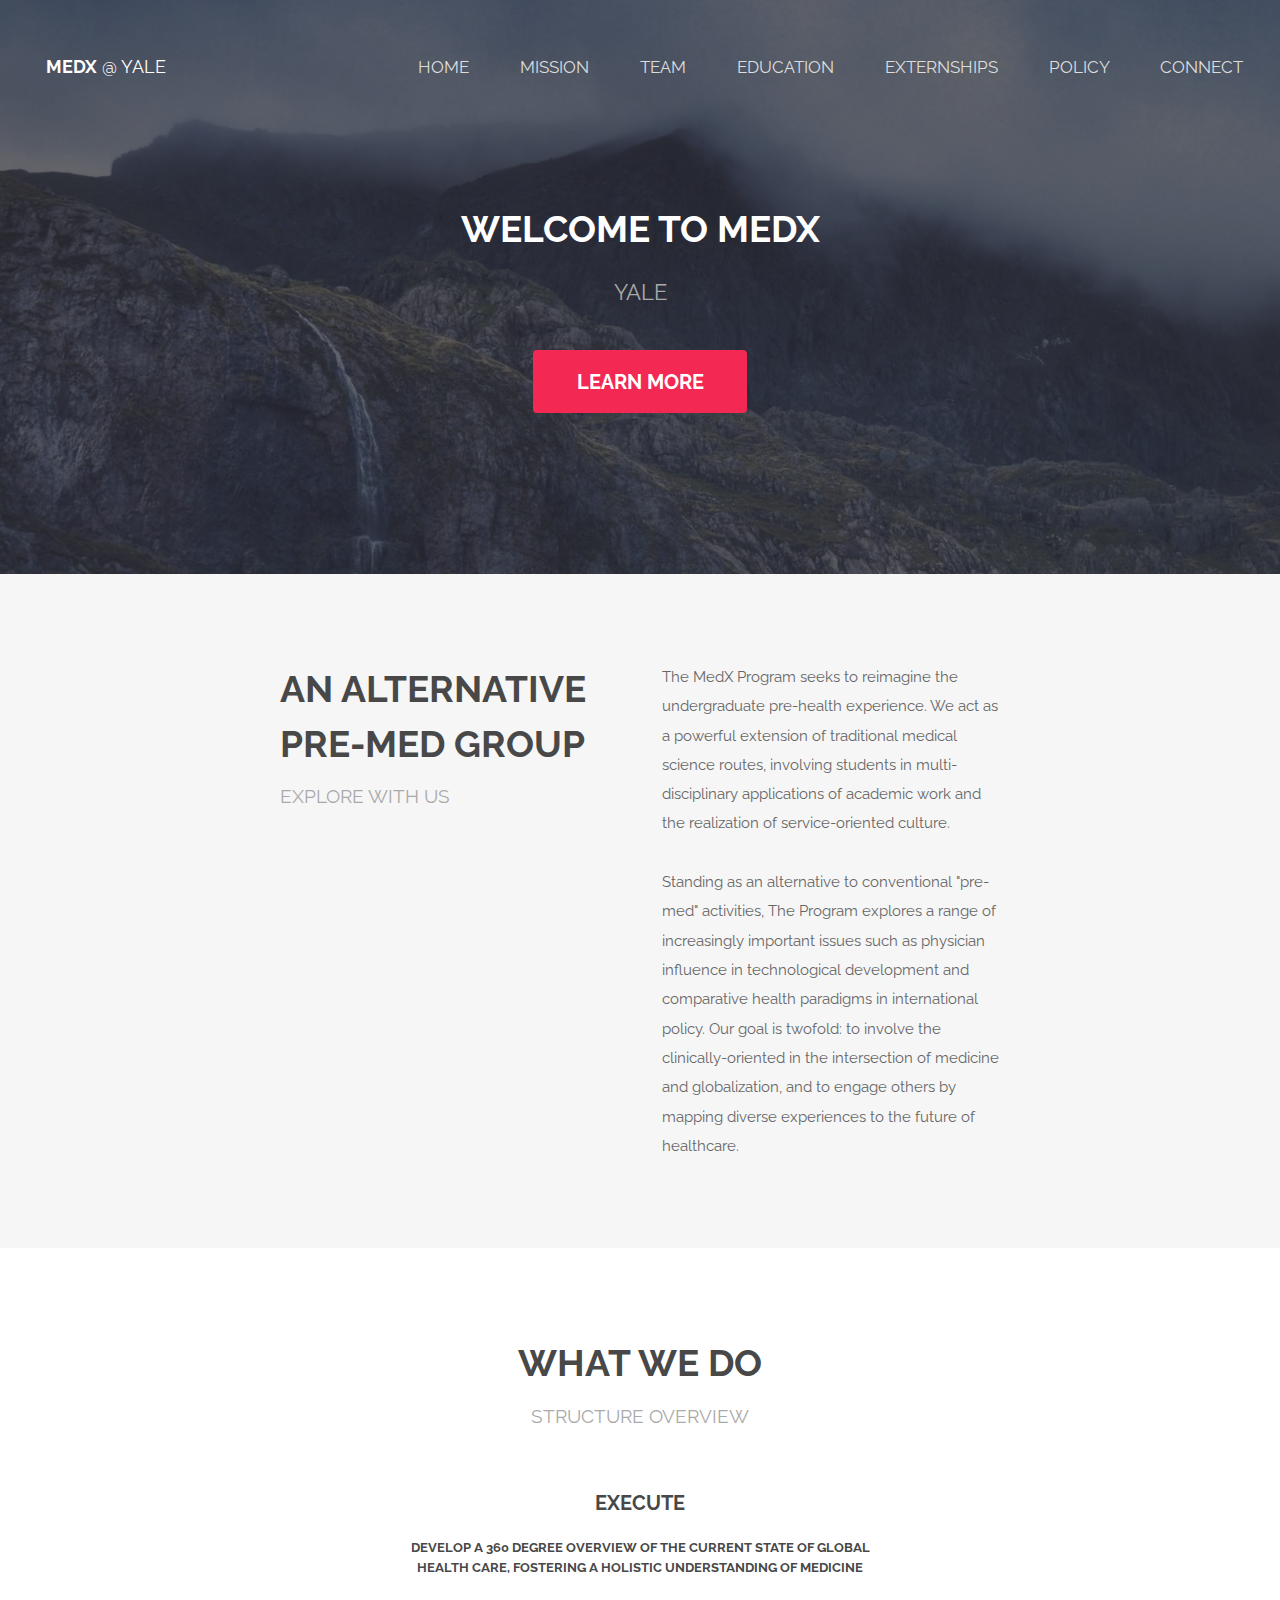
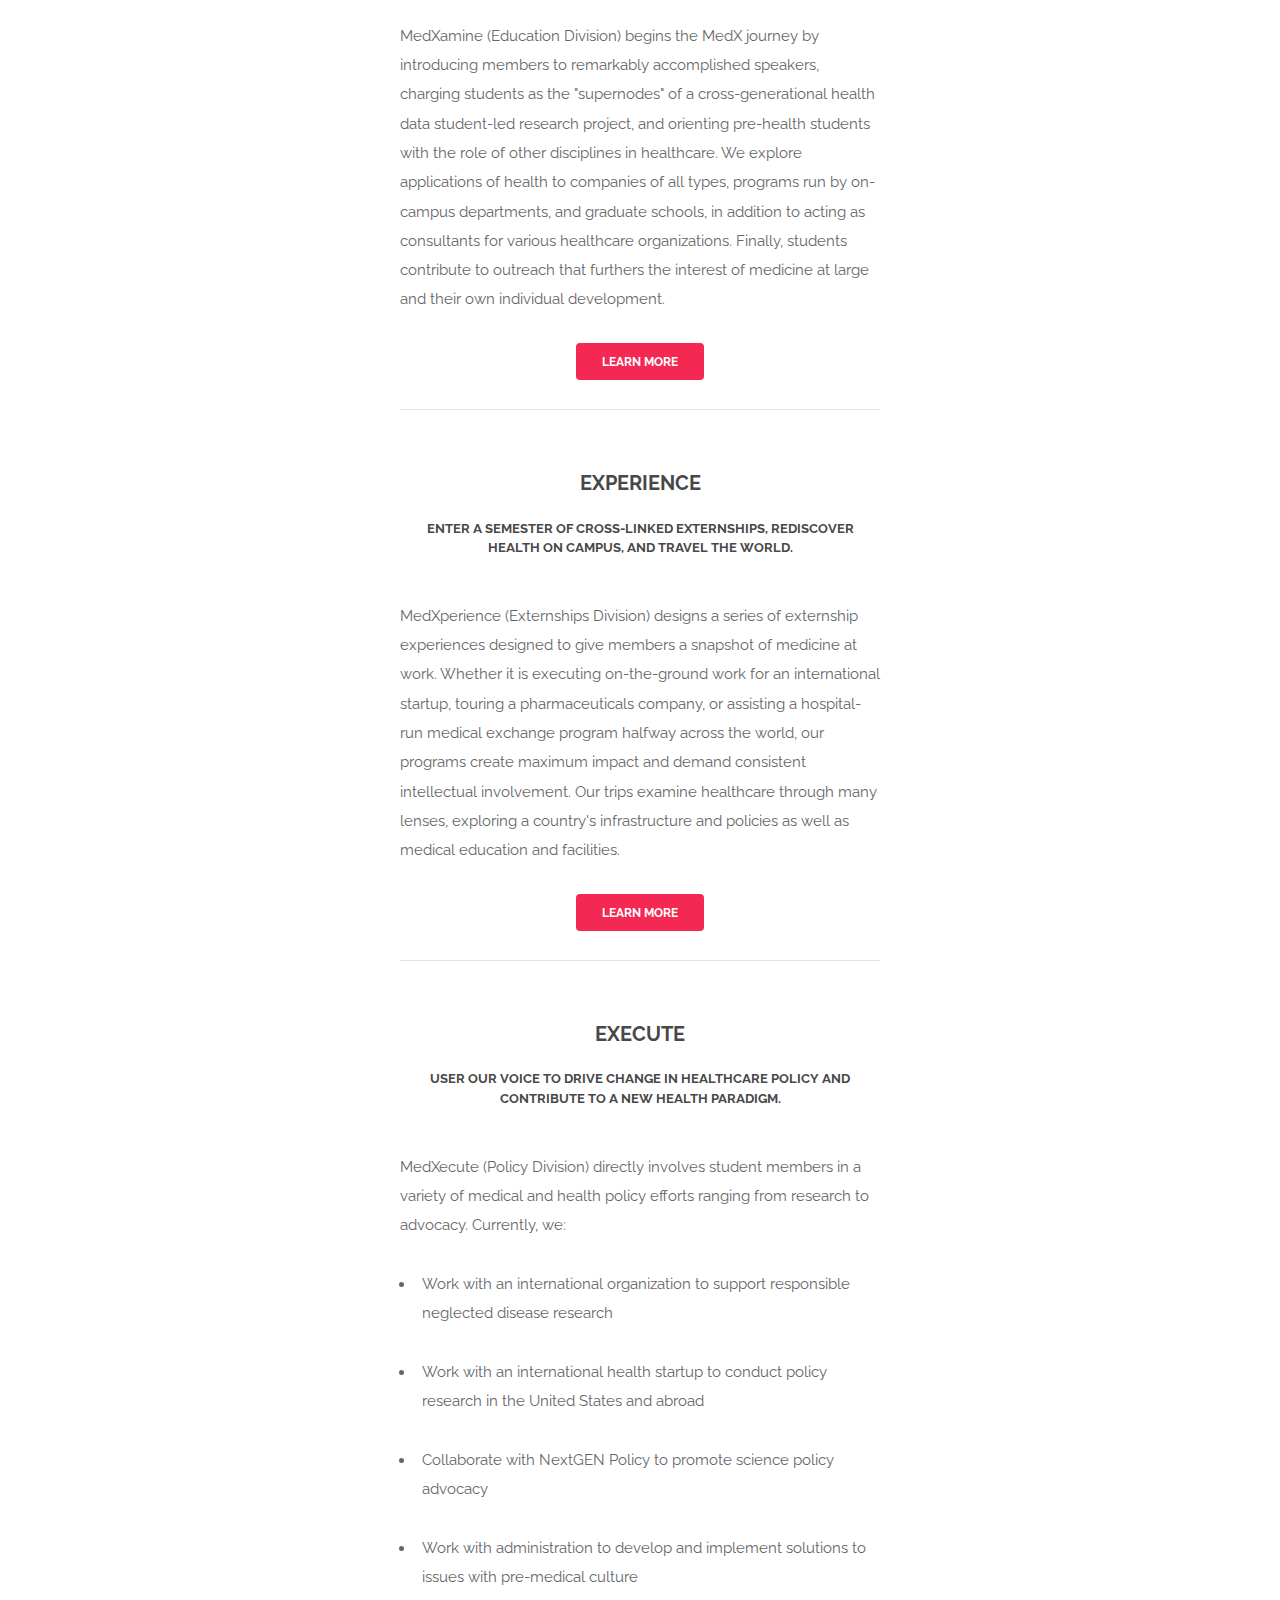
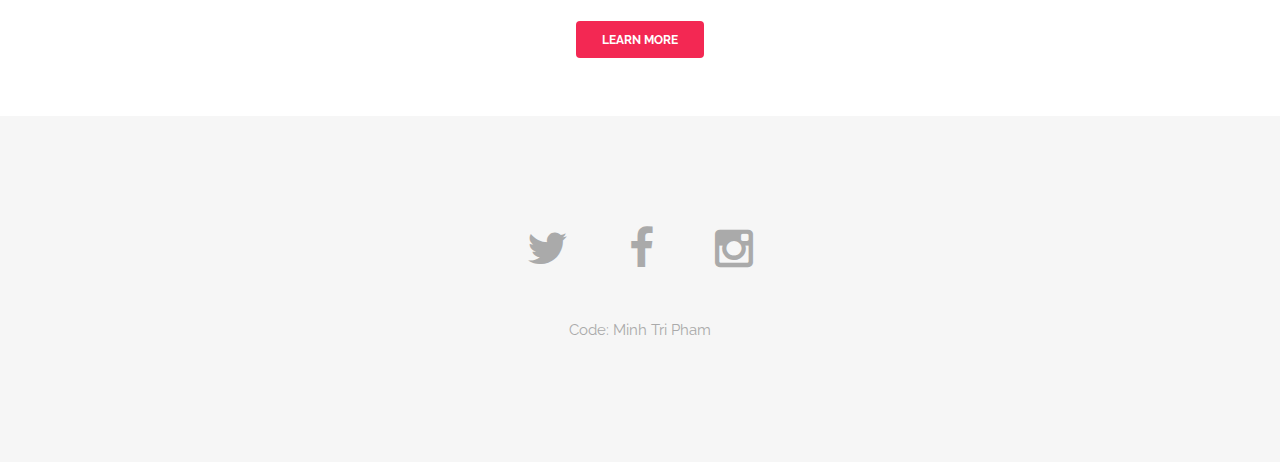
<file: index.html>
<!doctype html>
<html>
<head>
  <meta charset="utf-8">

  <!-- Always force latest IE rendering engine or request Chrome Frame -->
  <meta content="IE=edge,chrome=1" http-equiv="X-UA-Compatible">

  <!-- Use title if it's in the page YAML frontmatter -->
  <title>MedX @ Yale</title>

  <script src="javascripts/jquery.min.js"></script>
  <script src="javascripts/skel.min.js"></script>
  <script src="javascripts/skel-layers.min.js"></script>
  <script src="javascripts/init.js"></script>
  <noscript>
  <link rel="stylesheet" href="css/skel.css" />
  <link rel="stylesheet" href="css/style.css" />
  <link rel="stylesheet" href="css/style-xlarge.css" />
  </noscript>
</head>
<body class="landing">
  <header id="header" class="alt">
    <h1><strong><a href="index.html">MedX</a></strong> @ Yale</h1>
    <nav id="nav">
      <ul>
        <li><a href="index.html">Home</a></li>
        <li><a href="mission.html">Mission</a></li>
        <li><a href="team.html">Team</a></li>
        <li><a href="education.html">Education</a></li>
        <li><a href="externships.html">Externships</a></li>
        <li><a href="policy.html">Policy</a></li>
        <li><a href="connect.html">Connect</a></li>
      </ul>
    </nav>
  </header>

    <script>
window.smoothScrollTo = (function () {
  var timer, start, factor;
  
  return function (target, duration) {
    var offset = window.pageYOffset,
        delta  = target - window.pageYOffset; // Y-offset difference
    duration = duration || 1000;              // default 1 sec animation
    start = Date.now();                       // get start time
    factor = 0;
    
    if( timer ) {
      clearInterval(timer); // stop any running animations
    }
    
    function step() {
      var y;
      factor = (Date.now() - start) / duration; // get interpolation factor
      if( factor >= 1 ) {
        clearInterval(timer); // stop animation
        factor = 1;           // clip to max 1.0
      } 
      y = factor * delta + offset;
      window.scrollBy(0, y - window.pageYOffset);
    }
    
    timer = setInterval(step, 10);
    return timer;
  };
}());

</script>


<section id="banner">
	<h2>Welcome to MedX</h2>
	<p>Yale</p>
	<ul class="actions">
		<li><div onclick="smoothScrollTo(580, 530);" class="button special big">Learn More</div></li>
	</ul>
</section>

<section id="one" class="wrapper style2">
	<div class="container 75%">
		<div class="row 200%">
			<div class="6u 12u$(medium)">
				<header class="major">
					<h2>An alternative pre-med group</h2>
					<p>explore with us</p>
				</header>
			</div>
			<div class="6u$ 12u$(medium)">
				<p>The MedX Program seeks to reimagine the undergraduate pre-health experience. We act as a powerful extension of traditional medical science routes, involving students in multi-disciplinary applications of academic work and the realization of service-oriented culture.</p>
				<p>Standing as an alternative to conventional "pre-med" activities, The Program explores a range of increasingly important issues such as physician influence in technological development and comparative health paradigms in international policy. Our goal is twofold: to involve the clinically-oriented in the intersection of medicine and globalization, and to engage others by mapping diverse experiences to the future of healthcare.</p>
			</div>
		</div>
	</div>
</section>	

<section id="two" class="wrapper style1 special">
	<div class="container 50%">
		<header class="major">
			<h2>What we do</h2>
			<p>structure overview</p>
		</header>
		<div class="row 200%">
			<div>
				<div>
					<h3>Execute</h3>
					<h5>Develop a 360 degree overview of the current state of global health care, fostering a holistic understanding of medicine</h5>
					<br>
					<p class="align-left">MedXamine (Education Division) begins the MedX journey by introducing members to remarkably accomplished speakers, charging students as the "supernodes"  of a cross-generational health data student-led research project, and orienting pre-health students with the role of other disciplines in healthcare. We explore applications of health to companies of all types, programs run by on-campus departments, and graduate schools, in addition to acting as consultants for various healthcare organizations. Finally, students contribute to outreach that furthers the interest of medicine at large and their own individual development.</p>
				</div>
				<a href="education.html" class="button special small">Learn more</a>
				<br>
				<hr>
				<br>
			</div>
			<div>
				<div class="fit captioned">
					<h3>Experience</h3>
					<h5>Enter a semester of cross-linked externships, rediscover health on campus, and travel the world.</h5>
					<br>
					<p class="align-left">MedXperience (Externships Division) designs a series of externship experiences designed to give members a snapshot of medicine at work. Whether it is executing on-the-ground work for an international startup, touring a pharmaceuticals company, or assisting a hospital-run medical exchange program halfway across the world, our programs create maximum impact and demand consistent intellectual involvement. Our trips examine healthcare through many lenses, exploring a country's infrastructure and policies as well as medical education and facilities.</p>
				</div>
				<a href="externships.html" class="button special small">Learn more</a>
				<br>
				<hr>
				<br>	
			</div>
			
			<div>
				<div class="">
					<h3>Execute</h3>
					<h5>User our voice to drive change in healthcare policy and contribute to a new health paradigm.</h5>
					<br>
					<p class="align-left">MedXecute (Policy Division) directly involves student members in a variety of medical and health policy efforts ranging from research to advocacy. Currently, we:</p>
					<ul class="align-left">
						<li>
						Work with an international organization to support responsible neglected disease research </p>
						</li>
						<li>
						Work with an international health startup to conduct policy research in the United States and abroad</p>
						</li>
						<li>
						Collaborate with NextGEN Policy to promote science policy advocacy</p>
						</li>
						<li>
						Work with administration to develop and implement solutions to issues with pre-medical culture</p>
						</li>
					</ul>
				</div>
				<a href="policy.html" class="button special small">Learn more</a>
			</div>

		</div>
		
	
	</div>
</section>
  

  <footer id="footer">
    <div class="container">
      <ul class="icons">
        <li><a href="#" class="icon fa-twitter"></a></li>
        <li><a href="#" class="icon fa-facebook"></a></li>
        <li><a href="#" class="icon fa-instagram"></a></li>
      </ul>
      <ul class="copyright">
        <li>Code: <a href="mailto:minhtri@pham.cz">Minh Tri Pham</a></li>
<!--         <li>Design: <a href="http://templated.co">TEMPLATED</a></li>
 -->      </ul>
    </div>
  </footer>
</body>
</html>
</file>
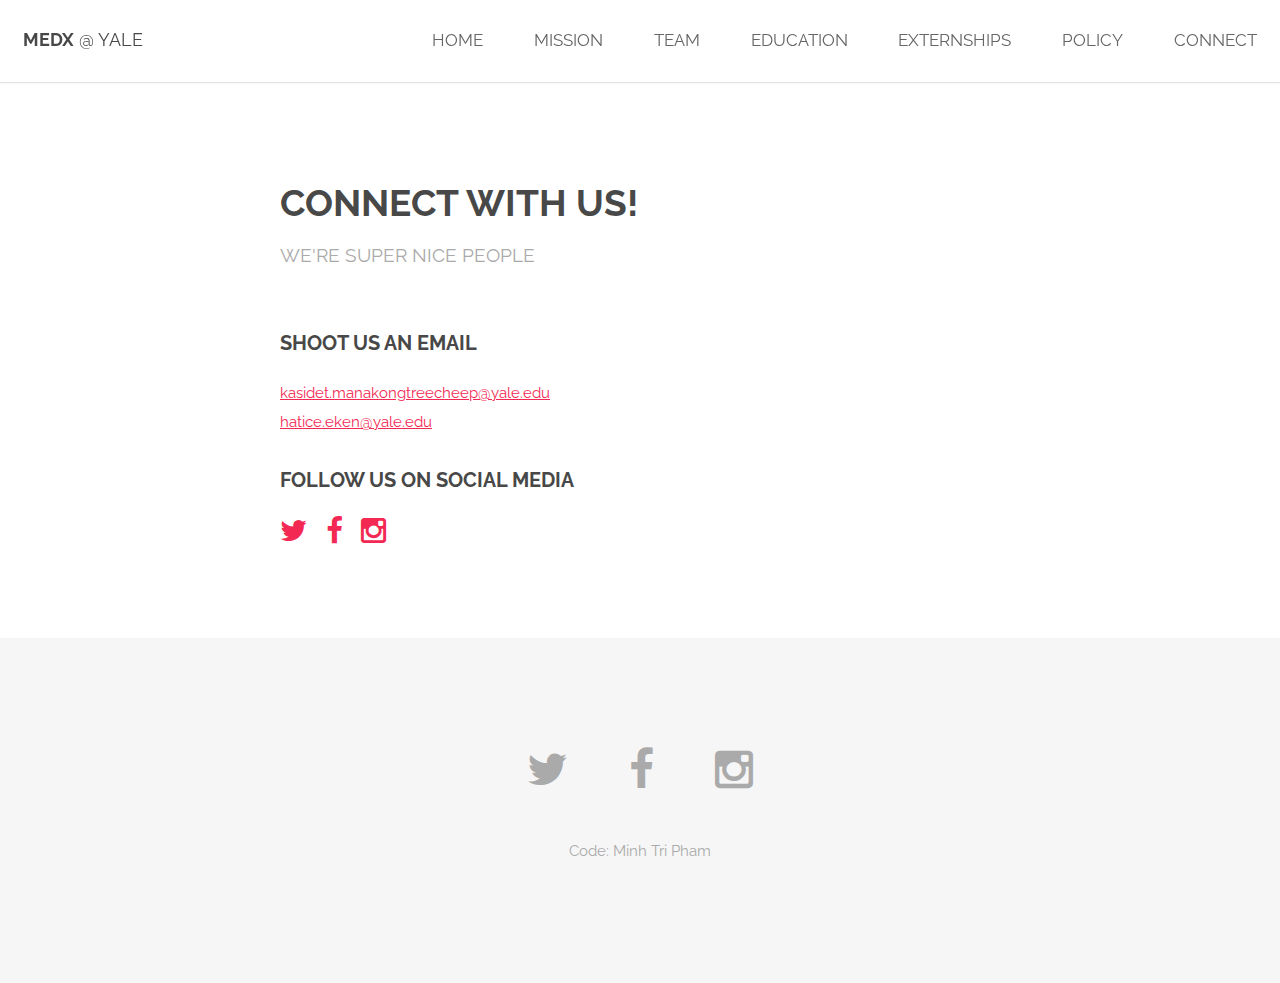
<file: connect.html>
<!doctype html>
<html>
<head>
  <meta charset="utf-8">

  <!-- Always force latest IE rendering engine or request Chrome Frame -->
  <meta content="IE=edge,chrome=1" http-equiv="X-UA-Compatible">

  <!-- Use title if it's in the page YAML frontmatter -->
  <title>Connect | MedX @ Yale</title>

  <script src="javascripts/jquery.min.js"></script>
  <script src="javascripts/skel.min.js"></script>
  <script src="javascripts/skel-layers.min.js"></script>
  <script src="javascripts/init.js"></script>
  <noscript>
  <link rel="stylesheet" href="css/skel.css" />
  <link rel="stylesheet" href="css/style.css" />
  <link rel="stylesheet" href="css/style-xlarge.css" />
  </noscript>
</head>
<body>
  <header id="header">
    <h1><strong><a href="index.html">MedX</a></strong> @ Yale</h1>
    <nav id="nav">
      <ul>
        <li><a href="index.html">Home</a></li>
        <li><a href="mission.html">Mission</a></li>
        <li><a href="team.html">Team</a></li>
        <li><a href="education.html">Education</a></li>
        <li><a href="externships.html">Externships</a></li>
        <li><a href="policy.html">Policy</a></li>
        <li><a href="connect.html">Connect</a></li>
      </ul>
    </nav>
  </header>

    <div class="wrapper style1">
	<div class="container 75%">
		<header class="major">
			<h2>Connect with us!</h2>
			<p>
				we're super nice people
			</p>
		</header>


		<h3>Shoot us an email</h3>
		<a href="mailto:kasidet.manakongtreecheep@yale.edu">kasidet.manakongtreecheep@yale.edu</a>
		<br>
		<a href="mailto:hatice.eken@yale.edu">hatice.eken@yale.edu</a>
		<br>
		<br>

		<h3>Follow us on social media</h3>
		<ul class="icons">
			<li><a href="#" class="icon fa-twitter"><span class="label">Twitter</span></a></li>
			<li><a href="#" class="icon fa-facebook"><span class="label">Facebook</span></a></li>
			<li><a href="#" class="icon fa-instagram"><span class="label">Instagram</span></a></li>
		</ul>

	</div>
</div>
  

  <footer id="footer">
    <div class="container">
      <ul class="icons">
        <li><a href="#" class="icon fa-twitter"></a></li>
        <li><a href="#" class="icon fa-facebook"></a></li>
        <li><a href="#" class="icon fa-instagram"></a></li>
      </ul>
      <ul class="copyright">
        <li>Code: <a href="mailto:minhtri@pham.cz">Minh Tri Pham</a></li>
<!--         <li>Design: <a href="http://templated.co">TEMPLATED</a></li>
 -->      </ul>
    </div>
  </footer>
</body>
</html>
</file>
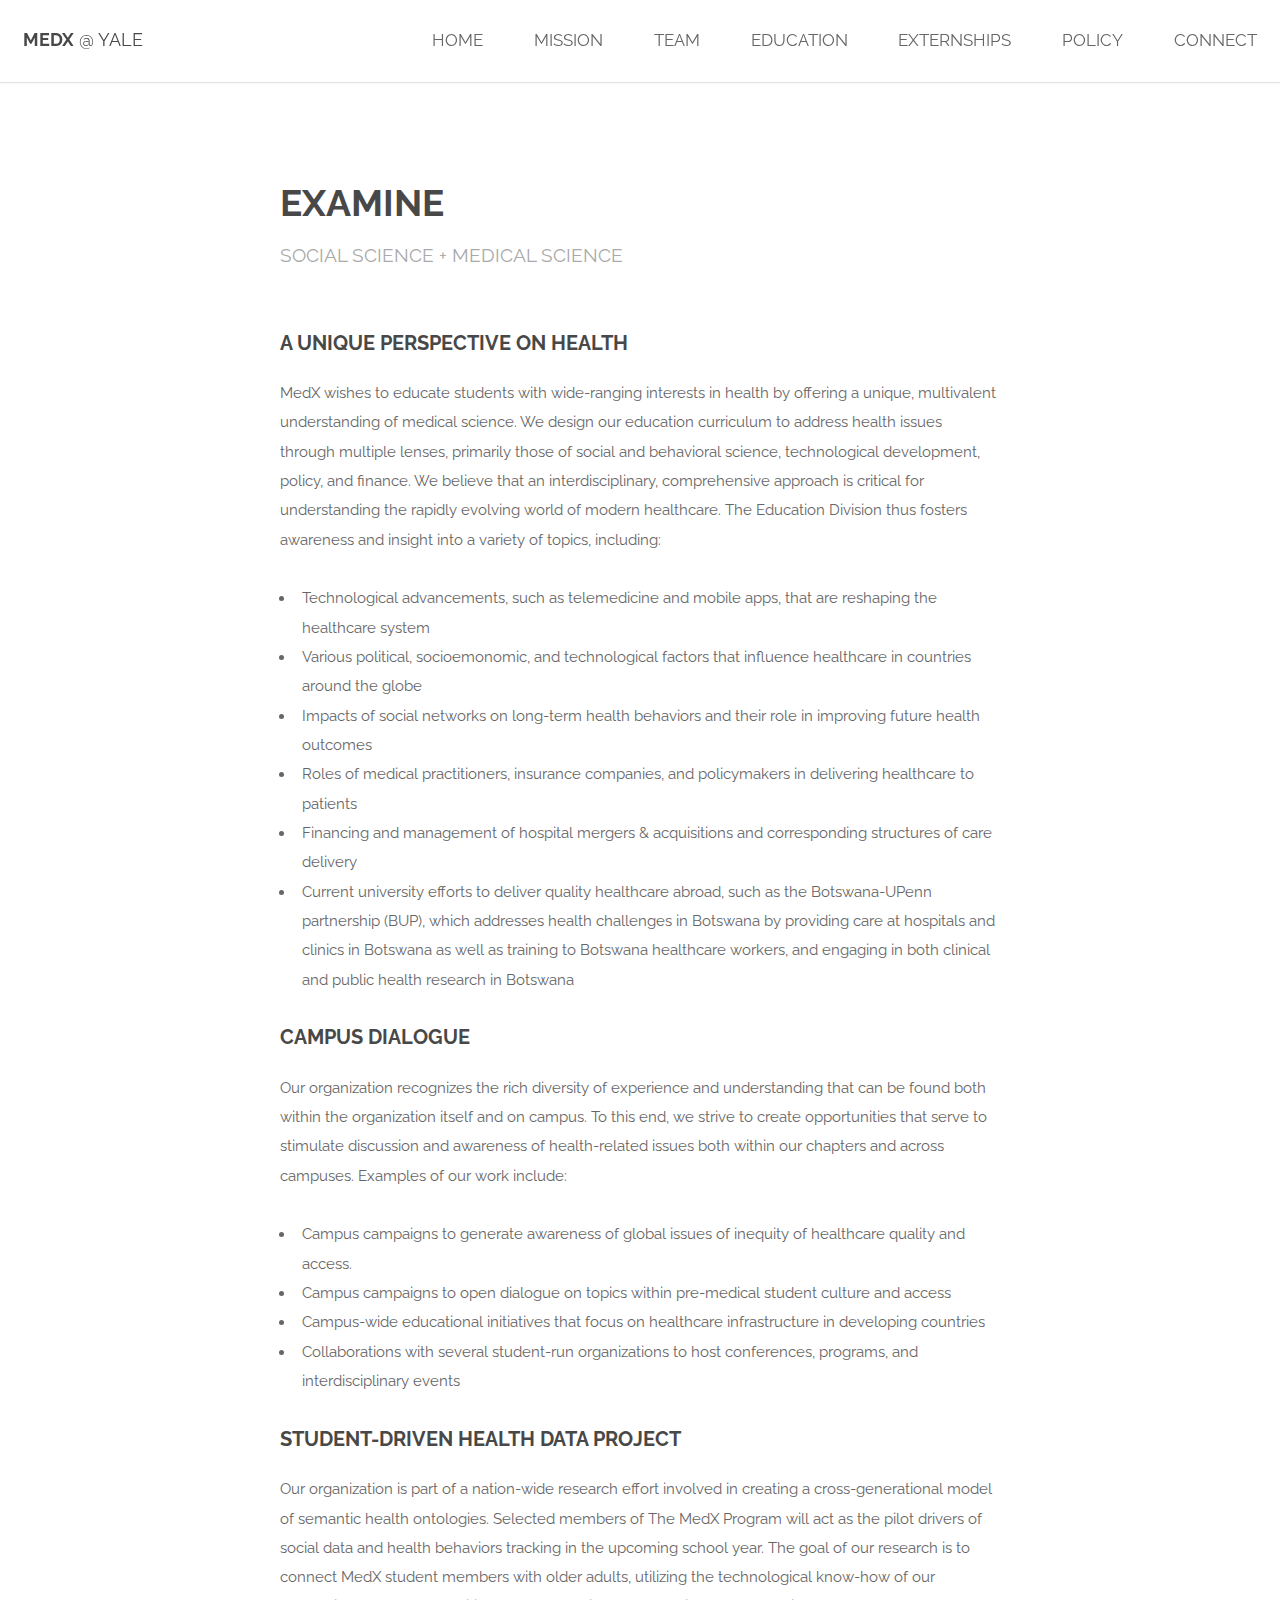
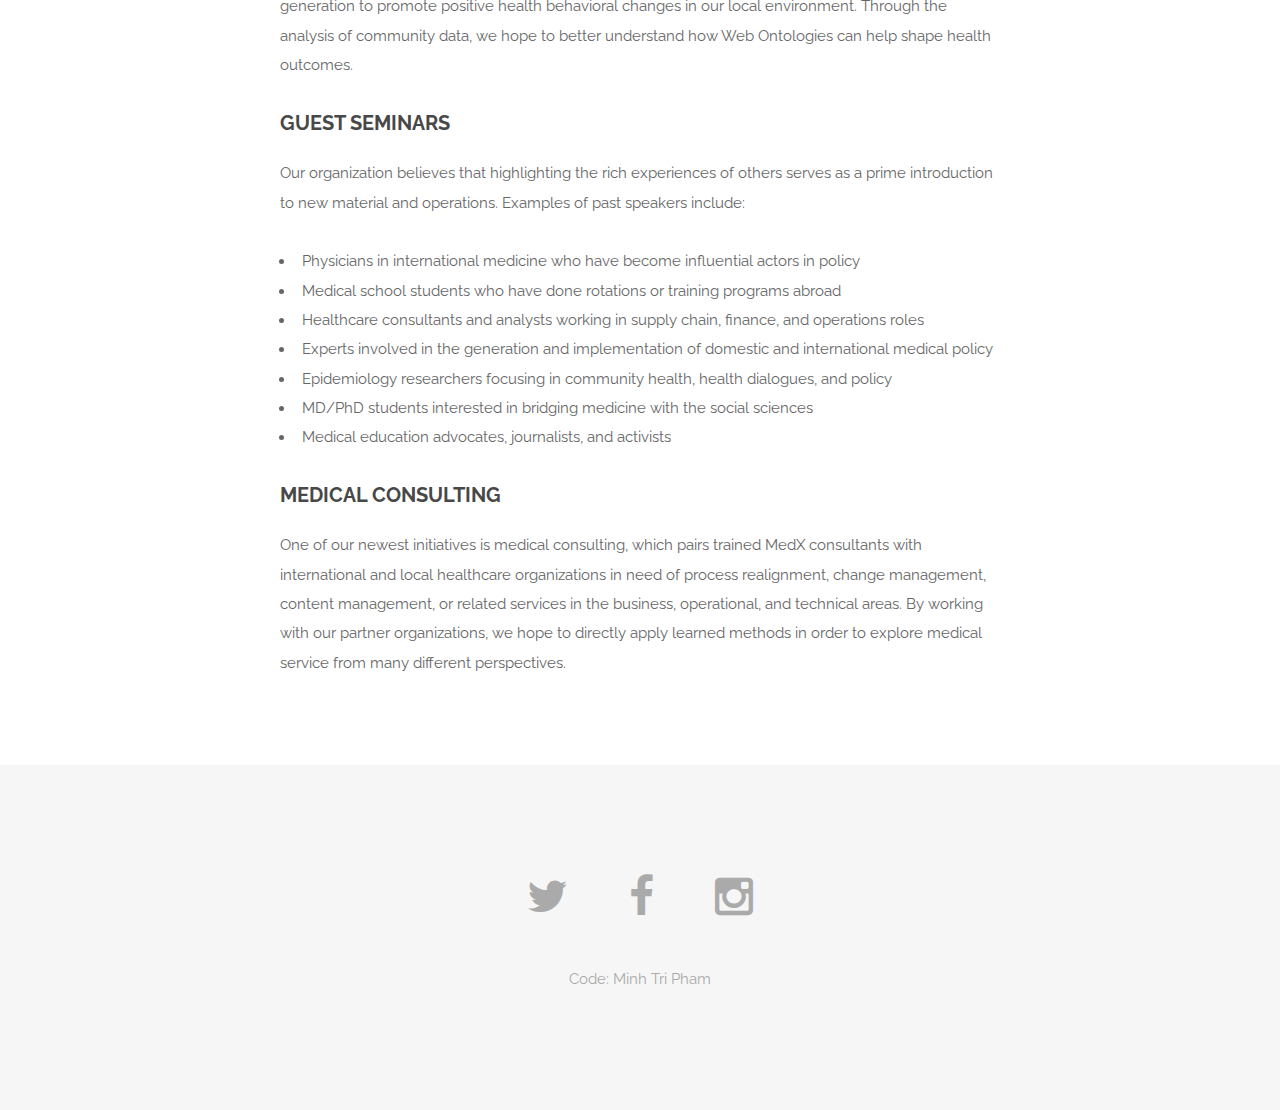
<file: education.html>
<!doctype html>
<html>
<head>
  <meta charset="utf-8">

  <!-- Always force latest IE rendering engine or request Chrome Frame -->
  <meta content="IE=edge,chrome=1" http-equiv="X-UA-Compatible">

  <!-- Use title if it's in the page YAML frontmatter -->
  <title>Education | MedX @ Yale</title>

  <script src="javascripts/jquery.min.js"></script>
  <script src="javascripts/skel.min.js"></script>
  <script src="javascripts/skel-layers.min.js"></script>
  <script src="javascripts/init.js"></script>
  <noscript>
  <link rel="stylesheet" href="css/skel.css" />
  <link rel="stylesheet" href="css/style.css" />
  <link rel="stylesheet" href="css/style-xlarge.css" />
  </noscript>
</head>
<body>
  <header id="header">
    <h1><strong><a href="index.html">MedX</a></strong> @ Yale</h1>
    <nav id="nav">
      <ul>
        <li><a href="index.html">Home</a></li>
        <li><a href="mission.html">Mission</a></li>
        <li><a href="team.html">Team</a></li>
        <li><a href="education.html">Education</a></li>
        <li><a href="externships.html">Externships</a></li>
        <li><a href="policy.html">Policy</a></li>
        <li><a href="connect.html">Connect</a></li>
      </ul>
    </nav>
  </header>

    <div class="wrapper style1">
	<div class="container 75%">
		<header class="major">
			<h2>Examine</h2>
			<p>social science + medical science</p>
		</header>


		<h3>A Unique Perspective on Health</h3>
		<p>MedX wishes to educate students with wide-ranging interests in health by offering a unique, multivalent understanding of medical science. We design our education curriculum to address health issues through multiple lenses, primarily those of social and behavioral science, technological development, policy, and finance. We believe that an interdisciplinary, comprehensive approach is critical for understanding the rapidly evolving world of modern healthcare. The Education Division thus fosters awareness and insight into a variety of topics, including:</p>
		<ul>
			<li>Technological advancements, such as telemedicine and mobile apps, that are reshaping the healthcare system</li>
			<li>Various political, socioemonomic, and technological factors that influence healthcare in countries around the globe</li>
			<li>Impacts of social networks on long-term health behaviors and their role in improving future health outcomes</li>
			<li>Roles of medical practitioners, insurance companies, and policymakers in delivering healthcare to patients</li>
			<li>Financing and management of hospital mergers & acquisitions and corresponding structures of care delivery</li>
			<li>Current university efforts to deliver quality healthcare abroad, such as the Botswana-UPenn partnership (BUP), which addresses health challenges in Botswana by providing care at hospitals and clinics in Botswana as well as training to Botswana healthcare workers, and engaging in both clinical and public health research in Botswana​​</li>
		</ul>

		<h3>Campus Dialogue</h3>
		<p>Our organization recognizes the rich diversity of experience and understanding that can be found both within the organization itself and on campus. To this end, we strive to create opportunities that serve to stimulate discussion and awareness of health-related issues both within our chapters and across campuses. Examples of our work include:</p>
		<ul>
			<li>Campus campaigns to generate awareness of global issues of inequity of healthcare quality and access.</li>
			<li>Campus campaigns to open dialogue on topics within pre-medical student culture and access</li>
			<li>Campus-wide educational initiatives that focus on healthcare infrastructure in developing countries</li>
			<li>Collaborations with several student-run organizations to host conferences, programs, and interdisciplinary events</li>
		</ul>

		<h3>Student-Driven Health Data Project</h3>
		<p>Our organization is part of a nation-wide research effort involved in creating a cross-generational model of semantic health ontologies. Selected members of The MedX Program will act as the pilot drivers of social data and health behaviors tracking in the upcoming school year. The goal of our research is to connect MedX student members with older adults, utilizing the technological know-how of our generation to promote positive health behavioral changes in our local environment. Through the analysis of community data, we hope to better understand how Web Ontologies can help shape health outcomes.</p>

		<h3>Guest Seminars</h3>
		<p>Our organization believes that highlighting the rich experiences of others serves as a prime introduction to new material and operations. Examples of past speakers include:</p>

		<ul>
			<li>Physicians in international medicine who have become influential actors in policy</li>
			<li>Medical school students who have done rotations or training programs abroad</li>
			<li>Healthcare consultants and analysts working in supply chain, finance, and operations roles</li>
			<li>Experts involved in the generation and implementation of domestic and international medical policy</li>
			<li>Epidemiology researchers focusing in community health, health dialogues, and policy</li>
			<li>MD/PhD students interested in bridging medicine with the social sciences</li>
			<li>Medical education advocates, journalists, and activists</li>
		</ul>

		<h3>Medical Consulting</h3>
		<p>One of our newest initiatives is medical consulting, which pairs trained MedX consultants with international and local healthcare organizations in need of process realignment, change management, content management, or related services in the business, operational, and technical areas. By working with our partner organizations, we hope to directly apply learned methods in order to explore medical service from many different perspectives.</p>




	</div>
</div>
  

  <footer id="footer">
    <div class="container">
      <ul class="icons">
        <li><a href="#" class="icon fa-twitter"></a></li>
        <li><a href="#" class="icon fa-facebook"></a></li>
        <li><a href="#" class="icon fa-instagram"></a></li>
      </ul>
      <ul class="copyright">
        <li>Code: <a href="mailto:minhtri@pham.cz">Minh Tri Pham</a></li>
<!--         <li>Design: <a href="http://templated.co">TEMPLATED</a></li>
 -->      </ul>
    </div>
  </footer>
</body>
</html>
</file>
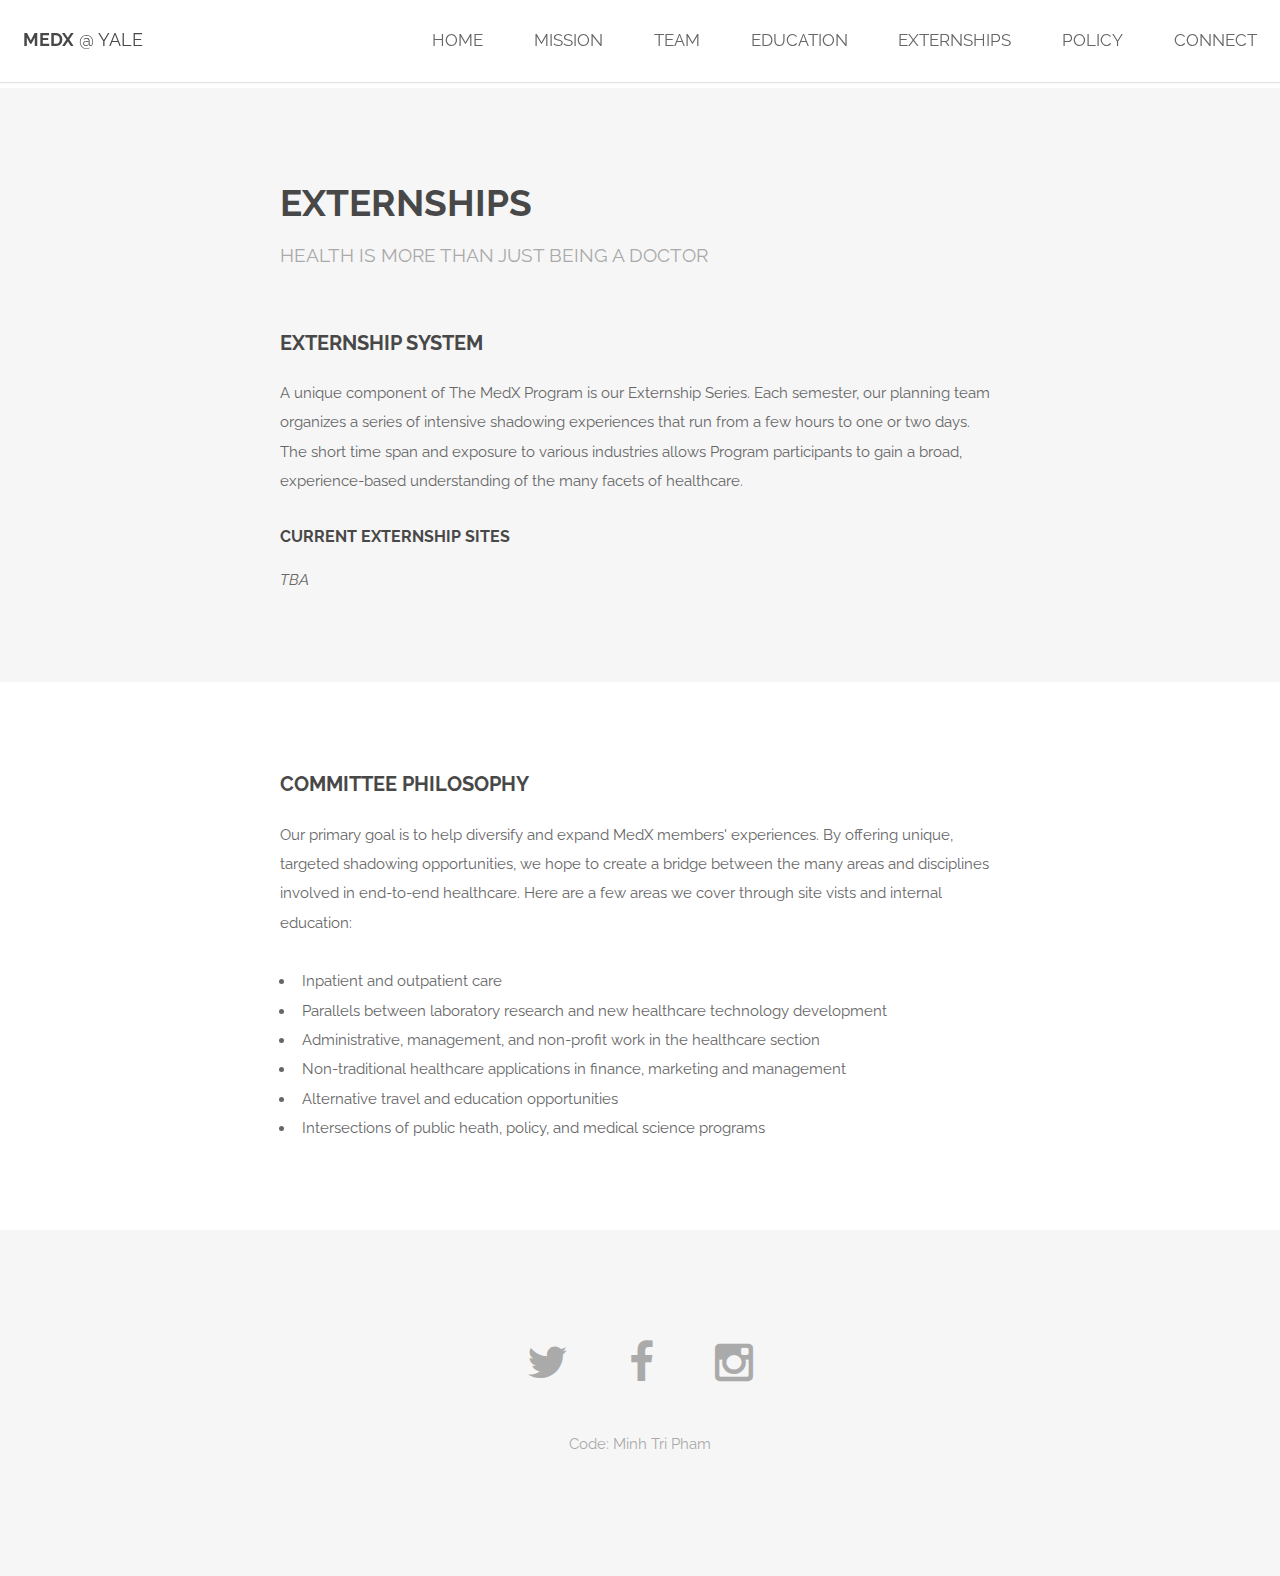
<file: externships.html>
<!doctype html>
<html>
<head>
  <meta charset="utf-8">

  <!-- Always force latest IE rendering engine or request Chrome Frame -->
  <meta content="IE=edge,chrome=1" http-equiv="X-UA-Compatible">

  <!-- Use title if it's in the page YAML frontmatter -->
  <title>Externships | MedX @ Yale</title>

  <script src="javascripts/jquery.min.js"></script>
  <script src="javascripts/skel.min.js"></script>
  <script src="javascripts/skel-layers.min.js"></script>
  <script src="javascripts/init.js"></script>
  <noscript>
  <link rel="stylesheet" href="css/skel.css" />
  <link rel="stylesheet" href="css/style.css" />
  <link rel="stylesheet" href="css/style-xlarge.css" />
  </noscript>
</head>
<body>
  <header id="header">
    <h1><strong><a href="index.html">MedX</a></strong> @ Yale</h1>
    <nav id="nav">
      <ul>
        <li><a href="index.html">Home</a></li>
        <li><a href="mission.html">Mission</a></li>
        <li><a href="team.html">Team</a></li>
        <li><a href="education.html">Education</a></li>
        <li><a href="externships.html">Externships</a></li>
        <li><a href="policy.html">Policy</a></li>
        <li><a href="connect.html">Connect</a></li>
      </ul>
    </nav>
  </header>

    <div class="wrapper style2">
	<div class="container 75%">
		<header class="major">
			<h2>Externships</h2>
			<p>health is more than just being a doctor</p>
		</header>

		<h3>Externship System</h3>
		<p>
		A unique component of The MedX Program is our Externship Series. Each semester, our planning team organizes a series of intensive shadowing experiences that run from a few hours to one or two days. The short time span and exposure to various industries allows Program participants to gain a broad, experience-based understanding of the many facets of healthcare.
 		</p>

 		<h4>Current Externship Sites</h4>
 		<p><em>TBA</em></p>

	</div>
</div>

<div class="wrapper style1">
	<div class="container 75%">
		<h3>Committee Philosophy</h3>
		<p>Our primary goal is to help diversify and expand MedX members' experiences. By offering unique, targeted shadowing opportunities, we hope to create a bridge between the many areas and disciplines involved in end-to-end healthcare. Here are a few areas we cover through site vists and internal education:
		</p>

		<ul>
			<li>Inpatient and outpatient care</li>
			<li>Parallels between laboratory research and new healthcare technology development</li>
			<li>Administrative, management, and non-profit work in the healthcare section</li>
			<li>Non-traditional healthcare applications in finance, marketing and management</li>
			<li>Alternative travel and education opportunities</li>
			<li>Intersections of public heath, policy, and medical science programs</li>
		</ul>
	</div>
</div>
  

  <footer id="footer">
    <div class="container">
      <ul class="icons">
        <li><a href="#" class="icon fa-twitter"></a></li>
        <li><a href="#" class="icon fa-facebook"></a></li>
        <li><a href="#" class="icon fa-instagram"></a></li>
      </ul>
      <ul class="copyright">
        <li>Code: <a href="mailto:minhtri@pham.cz">Minh Tri Pham</a></li>
<!--         <li>Design: <a href="http://templated.co">TEMPLATED</a></li>
 -->      </ul>
    </div>
  </footer>
</body>
</html>
</file>
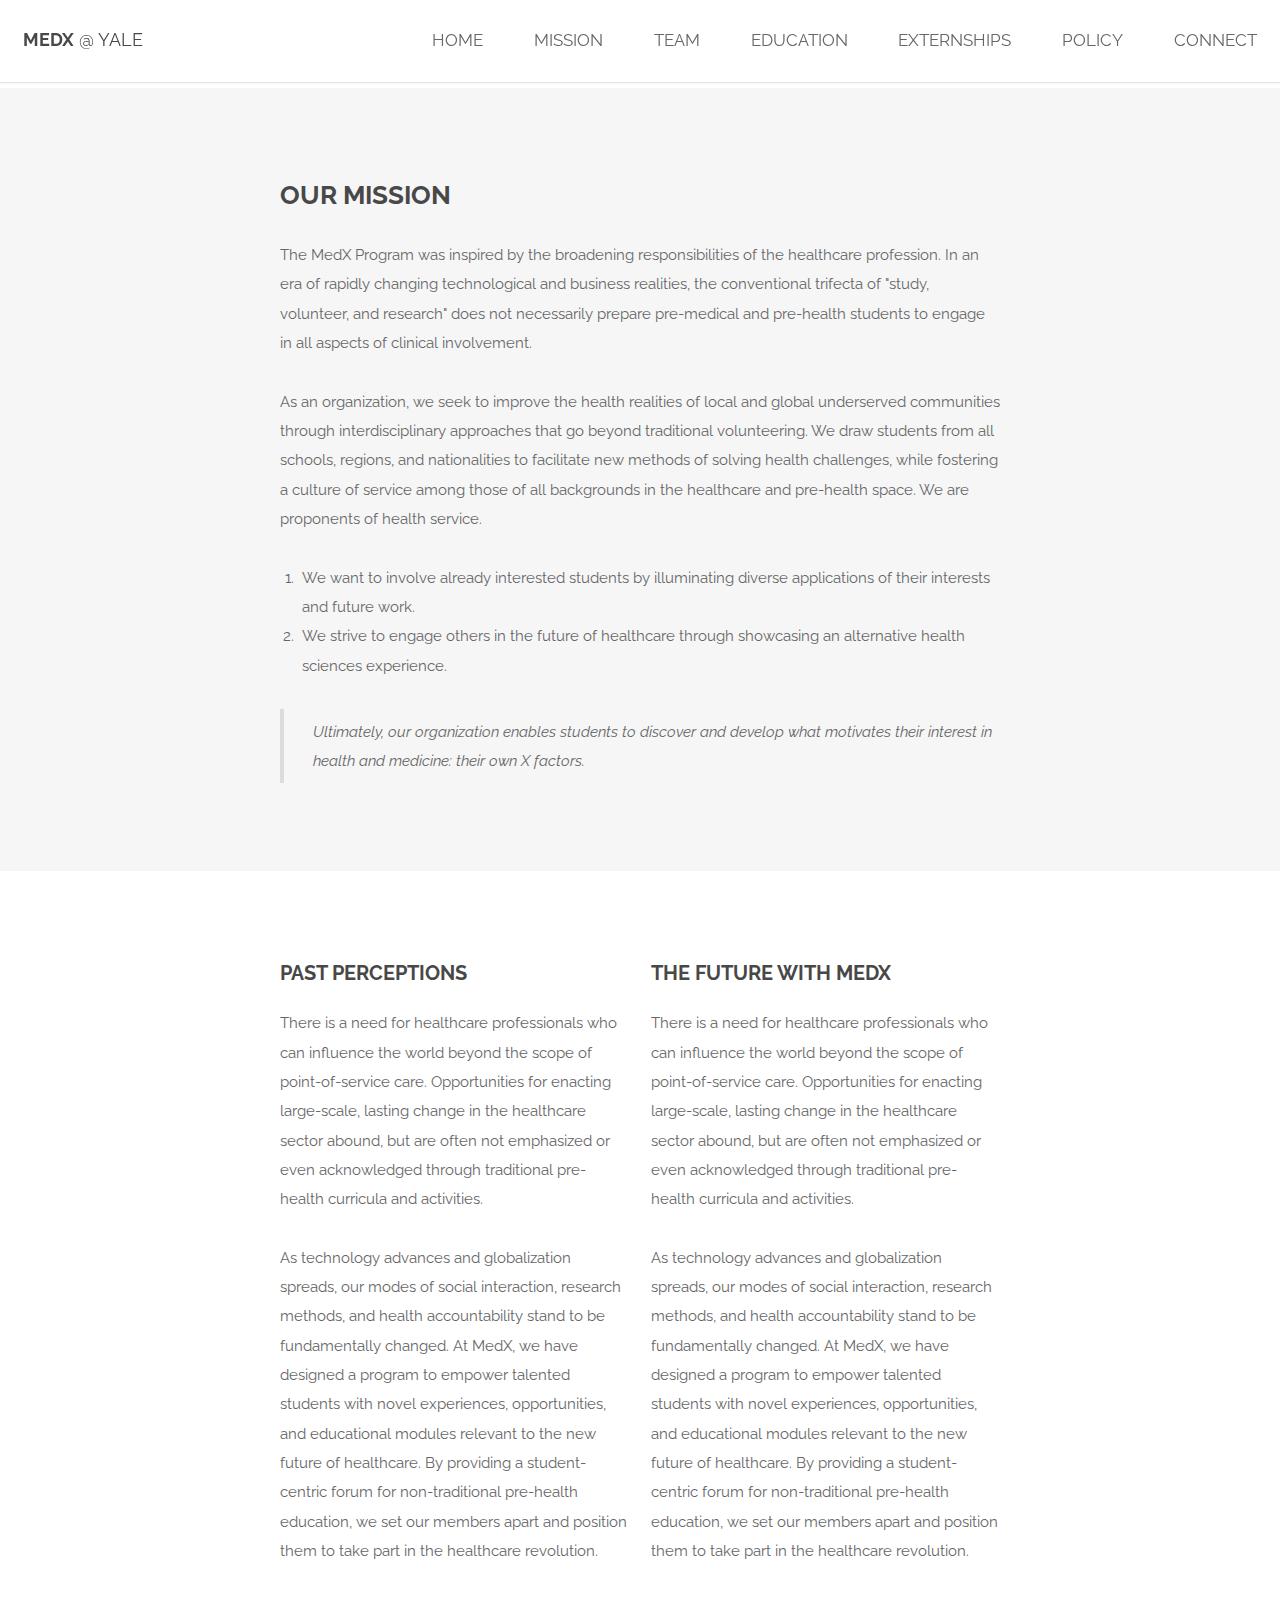
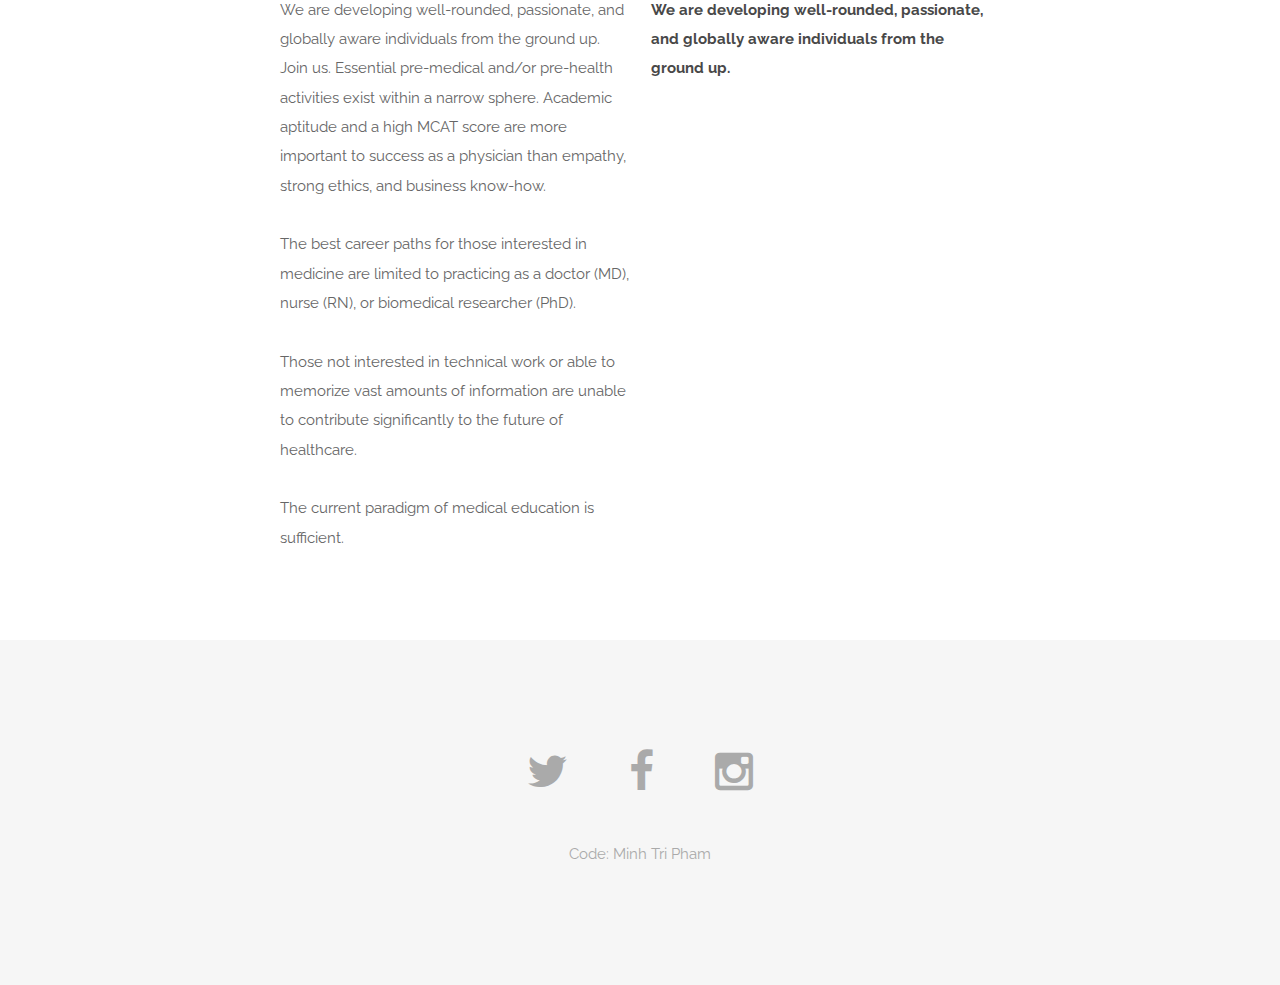
<file: mission.html>
<!doctype html>
<html>
<head>
  <meta charset="utf-8">

  <!-- Always force latest IE rendering engine or request Chrome Frame -->
  <meta content="IE=edge,chrome=1" http-equiv="X-UA-Compatible">

  <!-- Use title if it's in the page YAML frontmatter -->
  <title>Mission | MedX @ Yale</title>

  <script src="javascripts/jquery.min.js"></script>
  <script src="javascripts/skel.min.js"></script>
  <script src="javascripts/skel-layers.min.js"></script>
  <script src="javascripts/init.js"></script>
  <noscript>
  <link rel="stylesheet" href="css/skel.css" />
  <link rel="stylesheet" href="css/style.css" />
  <link rel="stylesheet" href="css/style-xlarge.css" />
  </noscript>
</head>
<body>
  <header id="header">
    <h1><strong><a href="index.html">MedX</a></strong> @ Yale</h1>
    <nav id="nav">
      <ul>
        <li><a href="index.html">Home</a></li>
        <li><a href="mission.html">Mission</a></li>
        <li><a href="team.html">Team</a></li>
        <li><a href="education.html">Education</a></li>
        <li><a href="externships.html">Externships</a></li>
        <li><a href="policy.html">Policy</a></li>
        <li><a href="connect.html">Connect</a></li>
      </ul>
    </nav>
  </header>

    <div class="wrapper style2">
	<div class="container 75%">
		<!-- <header class="major"> -->
		<h2>Our mission</h2>
		<!-- </header> -->
		<p>The MedX Program was inspired by the broadening responsibilities of the healthcare profession. In an era of rapidly changing technological and business realities, the conventional trifecta of "study, volunteer, and research" does not necessarily prepare pre-medical and pre-health students to engage in all aspects of clinical involvement.</p>

		<p>As an organization, we seek to improve the health realities of local and global underserved communities through interdisciplinary approaches that go beyond traditional volunteering. We draw students from all schools, regions, and nationalities to facilitate new methods of solving health challenges, while fostering a culture of service among those of all backgrounds in the healthcare and pre-health space. We are proponents of health service.</p>
		<ol>
			<li>
				We want to involve already interested students by illuminating diverse applications of their interests and future work.
			</li>
			<li>
				We strive to engage others in the future of healthcare through showcasing an alternative health sciences experience.
			</li>
		</ol>
		

		<blockquote>Ultimately, our organization enables students to discover and develop what motivates their interest in health and medicine: their own X factors.</blockquote>
	</div>
	


</div>

<div class="wrapper style1">
	<div class="container 75%">
		<div class="row">
			

			<div class="6u 12u$(small)">
				<h3>Past perceptions</h3>

				<p>
					There is a need for healthcare professionals who can influence the world beyond the scope of point-of-service care. Opportunities for enacting large-scale, lasting change in the healthcare sector abound, but are often not emphasized or even acknowledged through traditional pre-health curricula and activities.
				</p>
				<p>
					As technology advances and globalization spreads, our modes of social interaction, research methods, and health accountability stand to be fundamentally changed. At MedX, we have designed a program to empower talented students with novel experiences, opportunities, and educational modules relevant to the new future of healthcare. By providing a student-centric forum for non-traditional pre-health education, we set our members apart and position them to take part in the healthcare revolution. 
				</p>
				<p>
					We are developing well-rounded, passionate, and globally aware individuals from the ground up. Join us.
					Essential pre-medical and/or pre-health activities exist within a narrow sphere.
					Academic aptitude and a high MCAT score are more important to success as a physician than empathy, strong ethics, and business know-how.
				</p>
				<p>
					The best career paths for those interested in medicine are limited to practicing as a doctor (MD), nurse (RN), or biomedical researcher (PhD).
				</p>
				<p>
					Those not interested in technical work or able to memorize vast amounts of information are unable to contribute significantly to the future of healthcare.
				</p>
				<p>
					The current paradigm of medical education is sufficient.
				</p>

			</div>
			<div class="6u$ 12u$(small)">
				<h3>The future with MedX</h3>

				<p>
					There is a need for healthcare professionals who can influence the world beyond the scope of point-of-service care. Opportunities for enacting large-scale, lasting change in the healthcare sector abound, but are often not emphasized or even acknowledged through traditional pre-health curricula and activities.
				</p>
				<p>
					As technology advances and globalization spreads, our modes of social interaction, research methods, and health accountability stand to be fundamentally changed. At MedX, we have designed a program to empower talented students with novel experiences, opportunities, and educational modules relevant to the new future of healthcare. By providing a student-centric forum for non-traditional pre-health education, we set our members apart and position them to take part in the healthcare revolution. 
				</p>
				<p>
					<strong>
						We are developing well-rounded, passionate, and globally aware individuals from the ground up.
					</strong>
				</p>
			</div>
		</div>
	</div>
</div>
  

  <footer id="footer">
    <div class="container">
      <ul class="icons">
        <li><a href="#" class="icon fa-twitter"></a></li>
        <li><a href="#" class="icon fa-facebook"></a></li>
        <li><a href="#" class="icon fa-instagram"></a></li>
      </ul>
      <ul class="copyright">
        <li>Code: <a href="mailto:minhtri@pham.cz">Minh Tri Pham</a></li>
<!--         <li>Design: <a href="http://templated.co">TEMPLATED</a></li>
 -->      </ul>
    </div>
  </footer>
</body>
</html>
</file>
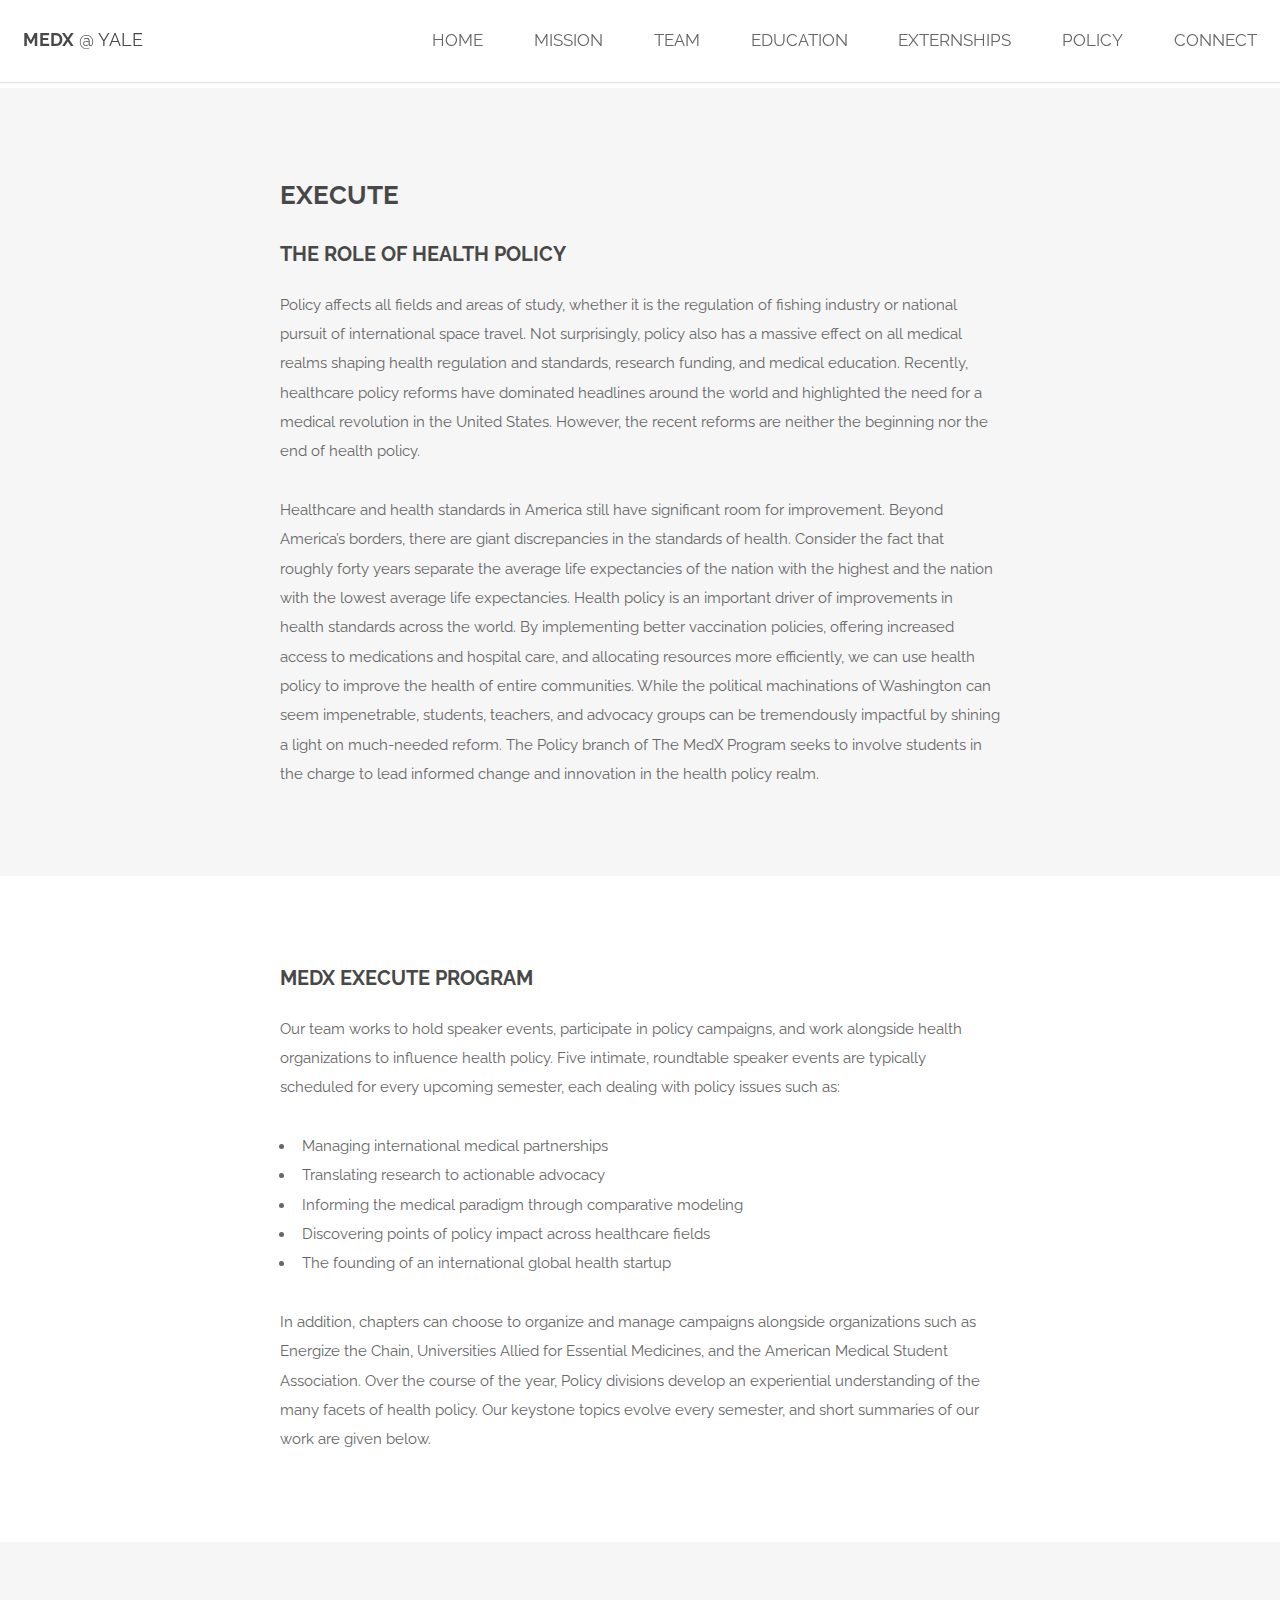
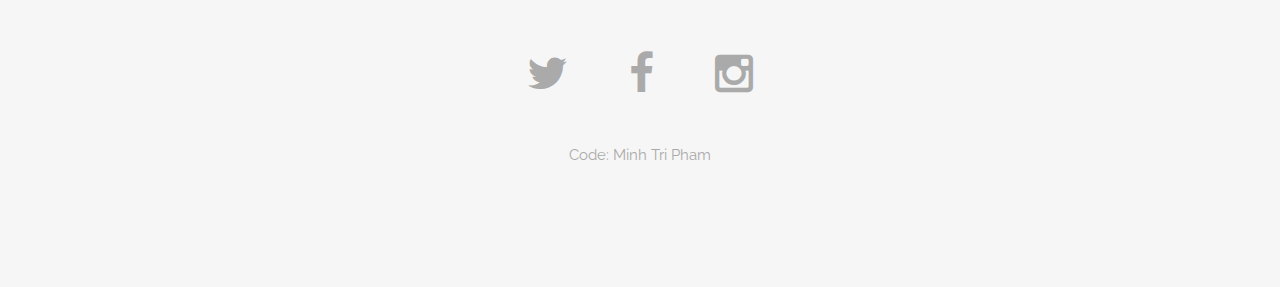
<file: policy.html>
<!doctype html>
<html>
<head>
  <meta charset="utf-8">

  <!-- Always force latest IE rendering engine or request Chrome Frame -->
  <meta content="IE=edge,chrome=1" http-equiv="X-UA-Compatible">

  <!-- Use title if it's in the page YAML frontmatter -->
  <title>Policy | MedX @ Yale</title>

  <script src="javascripts/jquery.min.js"></script>
  <script src="javascripts/skel.min.js"></script>
  <script src="javascripts/skel-layers.min.js"></script>
  <script src="javascripts/init.js"></script>
  <noscript>
  <link rel="stylesheet" href="css/skel.css" />
  <link rel="stylesheet" href="css/style.css" />
  <link rel="stylesheet" href="css/style-xlarge.css" />
  </noscript>
</head>
<body>
  <header id="header">
    <h1><strong><a href="index.html">MedX</a></strong> @ Yale</h1>
    <nav id="nav">
      <ul>
        <li><a href="index.html">Home</a></li>
        <li><a href="mission.html">Mission</a></li>
        <li><a href="team.html">Team</a></li>
        <li><a href="education.html">Education</a></li>
        <li><a href="externships.html">Externships</a></li>
        <li><a href="policy.html">Policy</a></li>
        <li><a href="connect.html">Connect</a></li>
      </ul>
    </nav>
  </header>

    <div class="wrapper style2">
	<div class="container 75%">
		<h2>Execute</h2>

		<h3>The Role of Health Policy</h3>
		<p>
		Policy affects all fields and areas of study, whether it is the regulation of fishing industry or national pursuit of international space travel.  Not surprisingly, policy also has a massive effect on all medical realms shaping health regulation and standards, research funding, and medical education. Recently, healthcare policy reforms have dominated headlines around the world and highlighted the need for a medical revolution in the United States. However, the recent reforms are neither the beginning nor the end of health policy.
 		</p>
 		<p>
 			Healthcare and health standards in America still have significant room for improvement. Beyond America’s borders, there are giant discrepancies in the standards of health. Consider the fact that roughly forty years separate the average life expectancies of the nation with the highest and the nation with the lowest average life expectancies.  Health policy is an important driver of improvements in health standards across the world. By implementing better vaccination policies, offering increased access to medications and hospital care, and allocating resources more efficiently, we can use health policy to improve the health of entire communities. While the political machinations of Washington can seem impenetrable, students, teachers, and advocacy groups can be tremendously impactful by shining a light on much-needed reform. The Policy branch of The MedX Program seeks to involve students in the charge to lead informed change and innovation in the health policy realm.
 		</p>

	</div>
</div>

<div class="wrapper style1">
	<div class="container 75%">
		<h3>MedX Execute Program</h3>
		<p>Our team works to hold speaker events, participate in policy campaigns, and work alongside health organizations to influence health policy.  Five intimate, roundtable speaker events are typically scheduled for every upcoming semester, each dealing with policy issues such as:
		</p>

		<ul>
			<li>Managing international medical partnerships</li>
			<li>Translating research to actionable advocacy</li>
			<li>Informing the medical paradigm through comparative modeling</li>
			<li>Discovering points of policy impact across healthcare fields</li>
			<li>The founding of an international global health startup</li>
		</ul>

		<p>
			In addition, chapters can choose to organize and manage campaigns alongside organizations such as Energize the Chain, Universities Allied for Essential Medicines, and the American Medical Student Association. Over the course of the year, Policy divisions develop an experiential understanding of the many facets of health policy. Our keystone topics evolve every semester, and short summaries of our work are given below.
		</p>
	</div>
</div>
  

  <footer id="footer">
    <div class="container">
      <ul class="icons">
        <li><a href="#" class="icon fa-twitter"></a></li>
        <li><a href="#" class="icon fa-facebook"></a></li>
        <li><a href="#" class="icon fa-instagram"></a></li>
      </ul>
      <ul class="copyright">
        <li>Code: <a href="mailto:minhtri@pham.cz">Minh Tri Pham</a></li>
<!--         <li>Design: <a href="http://templated.co">TEMPLATED</a></li>
 -->      </ul>
    </div>
  </footer>
</body>
</html>
</file>
<file: css/style-xlarge.css>
/*
	Spatial by TEMPLATED
	templated.co @templatedco
	Released for free under the Creative Commons Attribution 3.0 license (templated.co/license)
*/

/* Basic */


	body, input, select, textarea {
		font-size: 11pt;
	}
</file>
<file: css/skel.css>
/* skel-baseline v2.0.3 | (c) n33 | getskel.com | MIT licensed */

/* Resets (http://meyerweb.com/eric/tools/css/reset/ | v2.0 | 20110126 | License: none (public domain)) */


	html,body,div,span,applet,object,iframe,h1,h2,h3,h4,h5,h6,p,blockquote,pre,a,abbr,acronym,address,big,cite,code,del,dfn,em,img,ins,kbd,q,s,samp,small,strike,strong,sub,sup,tt,var,b,u,i,center,dl,dt,dd,ol,ul,li,fieldset,form,label,legend,table,caption,tbody,tfoot,thead,tr,th,td,article,aside,canvas,details,embed,figure,figcaption,footer,header,hgroup,menu,nav,output,ruby,section,summary,time,mark,audio,video{margin:0;padding:0;border:0;font-size:100%;font:inherit;vertical-align:baseline;}article,aside,details,figcaption,figure,footer,header,hgroup,menu,nav,section{display:block;}body{line-height:1;}ol,ul{list-style:none;}blockquote,q{quotes:none;}blockquote:before,blockquote:after,q:before,q:after{content:'';content:none;}table{border-collapse:collapse;border-spacing:0;}body{-webkit-text-size-adjust:none}

/* Box Model */

	*, *:before, *:after {
		-moz-box-sizing: border-box;
		-webkit-box-sizing: border-box;
		box-sizing: border-box;
	}

/* Container */

	.container {
		margin-left: auto;
		margin-right: auto;

		/* width: (containers) */
		width: 1200px;
	}

	/* Modifiers */

		/* 125% */
			.container.\31 25\25 {
				width: 100%;

				/* max-width: (containers * 1.25) */
				max-width: 1500px;

				/* min-width: (containers) */
				min-width: 1200px;
			}

		/* 75% */
			.container.\37 5\25 {

				/* width: (containers * 0.75) */
				width: 900px;

			}

		/* 50% */
			.container.\35 0\25 {

				/* width: (containers * 0.50) */
				width: 600px;

			}

		/* 25% */
			.container.\32 5\25 {

				/* width: (containers * 0.25) */
				width: 300px;

			}

/* Grid */

	.row {
		border-bottom: solid 1px transparent;
	}

	.row > * {
		float: left;
	}

	.row:after, .row:before {
		content: '';
		display: block;
		clear: both;
		height: 0;
	}

	.row.uniform > * > :first-child {
		margin-top: 0;
	}

	.row.uniform > * > :last-child {
		margin-bottom: 0;
	}

	/* Gutters */

		/* Normal */

			.row > * {
				/* padding: (gutters.horizontal) 0 0 (gutters.vertical) */
				padding: 0 0 0 2em;
			}

			.row {
				/* margin: -(gutters.horizontal) 0 -1px -(gutters.vertical) */
				margin: 0 0 -1px -2em;
			}

			.row.uniform > * {
				/* padding: (gutters.vertical) 0 0 (gutters.vertical) */
				padding: 2em 0 0 2em;
			}

			.row.uniform {
				/* margin: -(gutters.vertical) 0 -1px -(gutters.vertical) */
				margin: -2em 0 -1px -2em;
			}

		/* 200% */

			.row.\32 00\25 > * {
				/* padding: (gutters.horizontal) 0 0 (gutters.vertical) */
				padding: 0 0 0 4em;
			}

			.row.\32 00\25 {
				/* margin: -(gutters.horizontal) 0 -1px -(gutters.vertical) */
				margin: 0 0 -1px -4em;
			}

			.row.uniform.\32 00\25 > * {
				/* padding: (gutters.vertical) 0 0 (gutters.vertical) */
				padding: 4em 0 0 4em;
			}

			.row.uniform.\32 00\25 {
				/* margin: -(gutters.vertical) 0 -1px -(gutters.vertical) */
				margin: -4em 0 -1px -4em;
			}

		/* 150% */

			.row.\31 50\25 > * {
				/* padding: (gutters.horizontal) 0 0 (gutters.vertical) */
				padding: 0 0 0 1.5em;
			}

			.row.\31 50\25 {
				/* margin: -(gutters.horizontal) 0 -1px -(gutters.vertical) */
				margin: 0 0 -1px -1.5em;
			}

			.row.uniform.\31 50\25 > * {
				/* padding: (gutters.vertical) 0 0 (gutters.vertical) */
				padding: 1.5em 0 0 1.5em;
			}

			.row.uniform.\31 50\25 {
				/* margin: -(gutters.vertical) 0 -1px -(gutters.vertical) */
				margin: -1.5em 0 -1px -1.5em;
			}

		/* 50% */

			.row.\35 0\25 > * {
				/* padding: (gutters.horizontal) 0 0 (gutters.vertical) */
				padding: 0 0 0 1em;
			}

			.row.\35 0\25 {
				/* margin: -(gutters.horizontal) 0 -1px -(gutters.vertical) */
				margin: 0 0 -1px -1em;
			}

			.row.uniform.\35 0\25 > * {
				/* padding: (gutters.vertical) 0 0 (gutters.vertical) */
				padding: 1em 0 0 1em;
			}

			.row.uniform.\35 0\25 {
				/* margin: -(gutters.vertical) 0 -1px -(gutters.vertical) */
				margin: -1em 0 -1px -1em;
			}

		/* 25% */

			.row.\32 5\25 > * {
				/* padding: (gutters.horizontal) 0 0 (gutters.vertical) */
				padding: 0 0 0 0.5em;
			}

			.row.\32 5\25 {
				/* margin: -(gutters.horizontal) 0 -1px -(gutters.vertical) */
				margin: 0 0 -1px -0.5em;
			}

			.row.uniform.\32 5\25 > * {
				/* padding: (gutters.vertical) 0 0 (gutters.vertical) */
				padding: 0.5em 0 0 0.5em;
			}

			.row.uniform.\32 5\25 {
				/* margin: -(gutters.vertical) 0 -1px -(gutters.vertical) */
				margin: -0.5em 0 -1px -0.5em;
			}

		/* 0% */

			.row.\30 \25 > * {
				padding: 0;
			}

			.row.\30 \25 {
				margin: 0 0 -1px 0;
			}

	/* Cells */

		.\31 2u, .\31 2u\24 { width: 100%; clear: none; margin-left: 0; }
		.\31 1u, .\31 1u\24 { width: 91.6666666667%; clear: none; margin-left: 0; }
		.\31 0u, .\31 0u\24 { width: 83.3333333333%; clear: none; margin-left: 0; }
		.\39 u, .\39 u\24 { width: 75%; clear: none; margin-left: 0; }
		.\38 u, .\38 u\24 { width: 66.6666666667%; clear: none; margin-left: 0; }
		.\37 u, .\37 u\24 { width: 58.3333333333%; clear: none; margin-left: 0; }
		.\36 u, .\36 u\24 { width: 50%; clear: none; margin-left: 0; }
		.\35 u, .\35 u\24 { width: 41.6666666667%; clear: none; margin-left: 0; }
		.\34 u, .\34 u\24 { width: 33.3333333333%; clear: none; margin-left: 0; }
		.\33 u, .\33 u\24 { width: 25%; clear: none; margin-left: 0; }
		.\32 u, .\32 u\24 { width: 16.6666666667%; clear: none; margin-left: 0; }
		.\31 u, .\31 u\24 { width: 8.3333333333%; clear: none; margin-left: 0; }

		.\31 2u\24 + *,
		.\31 1u\24 + *,
		.\31 0u\24 + *,
		.\39 u\24 + *,
		.\38 u\24 + *,
		.\37 u\24 + *,
		.\36 u\24 + *,
		.\35 u\24 + *,
		.\34 u\24 + *,
		.\33 u\24 + *,
		.\32 u\24 + *,
		.\31 u\24 + * {
			clear: left;
		}

		.\-11u { margin-left: 91.6666666667% }
		.\-10u { margin-left: 83.3333333333% }
		.\-9u { margin-left: 75% }
		.\-8u { margin-left: 66.6666666667% }
		.\-7u { margin-left: 58.3333333333% }
		.\-6u { margin-left: 50% }
		.\-5u { margin-left: 41.6666666667% }
		.\-4u { margin-left: 33.3333333333% }
		.\-3u { margin-left: 25% }
		.\-2u { margin-left: 16.6666666667% }
		.\-1u { margin-left: 8.3333333333% }
</file>
<file: css/style.css>
@charset "UTF-8";
@import url(font-awesome.min.css);
@import "http://fonts.googleapis.com/css?family=Raleway:400,700";

/*
	Spatial by TEMPLATED
	templated.co @templatedco
	Released for free under the Creative Commons Attribution 3.0 license (templated.co/license)
*/

/* Basic */

	body {
		background: #fff;
	}

		body.is-loading *, body.is-loading *:before, body.is-loading *:after {
			-moz-animation: none !important;
			-webkit-animation: none !important;
			-o-animation: none !important;
			-ms-animation: none !important;
			animation: none !important;
			-moz-transition: none !important;
			-webkit-transition: none !important;
			-o-transition: none !important;
			-ms-transition: none !important;
			transition: none !important;
		}

	body, input, select, textarea {
		color: #666;
		font-family: "Raleway", Arial, Helvetica, sans-serif;
		font-size: 13pt;
		font-weight: 400;
		line-height: 2em;
	}

	a {
		color: #f32853;
		text-decoration: underline;
	}

		a:hover {
			text-decoration: none;
		}

	strong, b {
		color: #484848;
		font-weight: 700;
	}

	em, i {
		font-style: italic;
	}

	p {
		margin: 0 0 2em 0;
	}

	h1, h2, h3, h4, h5, h6 {
		color: #484848;
		font-weight: 700;
		line-height: 1em;
		margin: 0 0 1em 0;
		text-transform: uppercase;
	}

		h1 a, h2 a, h3 a, h4 a, h5 a, h6 a {
			color: inherit;
			text-decoration: none;
		}

	h2 {
		font-size: 1.75em;
		line-height: 1.5em;
	}

	h3 {
		font-size: 1.35em;
		line-height: 1.5em;
	}

	h4 {
		font-size: 1.1em;
		line-height: 1.5em;
	}

	h5 {
		font-size: 0.9em;
		line-height: 1.5em;
	}

	h6 {
		font-size: 0.7em;
		line-height: 1.5em;
	}

	sub {
		font-size: 0.8em;
		position: relative;
		top: 0.5em;
	}

	sup {
		font-size: 0.8em;
		position: relative;
		top: -0.5em;
	}

	hr {
		border: 0;
		border-bottom: solid 1px rgba(144, 144, 144, 0.25);
		margin: 2em 0;
	}

		hr.major {
			margin: 3em 0;
		}

	blockquote {
		border-left: solid 4px rgba(144, 144, 144, 0.25);
		font-style: italic;
		margin: 0 0 2em 0;
		padding: 0.5em 0 0.5em 2em;
	}

	code {
		background: rgba(144, 144, 144, 0.075);
		border-radius: 4px;
		border: solid 1px rgba(144, 144, 144, 0.25);
		font-family: "Courier New", monospace;
		font-size: 0.9em;
		margin: 0 0.25em;
		padding: 0.25em 0.65em;
	}

	pre {
		-webkit-overflow-scrolling: touch;
		font-family: "Courier New", monospace;
		font-size: 0.9em;
		margin: 0 0 2em 0;
	}

		pre code {
			display: block;
			line-height: 1.75em;
			padding: 1em 1.5em;
			overflow-x: auto;
		}

	.align-left {
		text-align: left;
	}

	.align-center {
		text-align: center;
	}

	.align-right {
		text-align: right;
	}

/* Section/Article */

	section.special, article.special, header.special {
		text-align: center;
	}

	header p {
		color: #aaa;
		position: relative;
		margin: 0 0 1.5em 0;
		text-transform: uppercase;
	}

	header h2 + p {
		font-size: 1.25em;
		margin-top: -1em;
		line-height: 1.5em;
	}

	header h3 + p {
		font-size: 1.1em;
		margin-top: -0.8em;
		line-height: 1.5em;
	}

	header h4 + p,
	header h5 + p,
	header h6 + p {
		font-size: 0.9em;
		margin-top: -0.6em;
		line-height: 1.5em;
	}

	header.major {
		margin: 0 0 6em 0;
	}

		header.major h2 {
			font-size: 3em;
		}

		header.major h2, header.major h3, header.major h4, header.major h5, header.major h6 {
			display: inline-block;
			margin: 0 0 0.8em;
		}

		header.major p {
			font-size: 1.7em;
			margin-bottom: 0;
		}

/* Form */

	form {
		margin: 0 0 2em 0;
	}

	label {
		color: #484848;
		display: block;
		font-size: 0.9em;
		font-weight: 700;
		margin: 0 0 1em 0;
	}

	input[type="text"],
	input[type="password"],
	input[type="email"],
	select,
	textarea {
		-moz-appearance: none;
		-webkit-appearance: none;
		-o-appearance: none;
		-ms-appearance: none;
		appearance: none;
		background: rgba(144, 144, 144, 0.075);
		border-radius: 4px;
		border: none;
		border: solid 1px rgba(144, 144, 144, 0.25);
		color: inherit;
		display: block;
		outline: 0;
		padding: 0 1em;
		text-decoration: none;
		width: 100%;
	}

		input[type="text"]:invalid,
		input[type="password"]:invalid,
		input[type="email"]:invalid,
		select:invalid,
		textarea:invalid {
			box-shadow: none;
		}

		input[type="text"]:focus,
		input[type="password"]:focus,
		input[type="email"]:focus,
		select:focus,
		textarea:focus {
			border-color: #f32853;
			box-shadow: 0 0 0 1px #f32853;
		}

	.select-wrapper {
		text-decoration: none;
		display: block;
		position: relative;
	}

		.select-wrapper:before {
			content: "";
			-moz-osx-font-smoothing: grayscale;
			-webkit-font-smoothing: antialiased;
			font-family: FontAwesome;
			font-style: normal;
			font-weight: normal;
			text-transform: none !important;
		}

		.select-wrapper:before {
			color: rgba(144, 144, 144, 0.25);
			display: block;
			height: 2.75em;
			line-height: 2.75em;
			pointer-events: none;
			position: absolute;
			right: 0;
			text-align: center;
			top: 0;
			width: 2.75em;
		}

		.select-wrapper select::-ms-expand {
			display: none;
		}

	input[type="text"],
	input[type="password"],
	input[type="email"],
	select {
		height: 2.75em;
	}

	textarea {
		padding: 0.75em 1em;
	}

	input[type="checkbox"],
	input[type="radio"] {
		-moz-appearance: none;
		-webkit-appearance: none;
		-o-appearance: none;
		-ms-appearance: none;
		appearance: none;
		display: block;
		float: left;
		margin-right: -2em;
		opacity: 0;
		width: 1em;
		z-index: -1;
	}

		input[type="checkbox"] + label,
		input[type="radio"] + label {
			text-decoration: none;
			color: #666;
			cursor: pointer;
			display: inline-block;
			font-size: 1em;
			font-weight: 400;
			padding-left: 2.4em;
			padding-right: 0.75em;
			position: relative;
		}

			input[type="checkbox"] + label:before,
			input[type="radio"] + label:before {
				-moz-osx-font-smoothing: grayscale;
				-webkit-font-smoothing: antialiased;
				font-family: FontAwesome;
				font-style: normal;
				font-weight: normal;
				text-transform: none !important;
			}

			input[type="checkbox"] + label:before,
			input[type="radio"] + label:before {
				background: rgba(144, 144, 144, 0.075);
				border-radius: 4px;
				border: solid 1px rgba(144, 144, 144, 0.25);
				content: '';
				display: inline-block;
				height: 1.65em;
				left: 0;
				line-height: 1.58125em;
				position: absolute;
				text-align: center;
				top: 0;
				width: 1.65em;
			}

		input[type="checkbox"]:checked + label:before,
		input[type="radio"]:checked + label:before {
			background: #323037;
			border-color: #323037;
			color: #ffffff;
			content: '\f00c';
		}

		input[type="checkbox"]:focus + label:before,
		input[type="radio"]:focus + label:before {
			border-color: #f32853;
			box-shadow: 0 0 0 1px #f32853;
		}

	input[type="checkbox"] + label:before {
		border-radius: 4px;
	}

	input[type="radio"] + label:before {
		border-radius: 100%;
	}

	::-webkit-input-placeholder {
		color: #aaa !important;
		opacity: 1.0;
	}

	:-moz-placeholder {
		color: #aaa !important;
		opacity: 1.0;
	}

	::-moz-placeholder {
		color: #aaa !important;
		opacity: 1.0;
	}

	:-ms-input-placeholder {
		color: #aaa !important;
		opacity: 1.0;
	}

	.formerize-placeholder {
		color: #aaa !important;
		opacity: 1.0;
	}

/* Box */

	.box {
		border-radius: 4px;
		border: solid 1px rgba(144, 144, 144, 0.25);
		margin-bottom: 2em;
		padding: 1.5em;
	}

		.box > :last-child,
		.box > :last-child > :last-child,
		.box > :last-child > :last-child > :last-child {
			margin-bottom: 0;
		}

		.box.alt {
			border: 0;
			border-radius: 0;
			padding: 0;
		}

/* Feature */

	.feature-grid {
		position: relative;
	}

		.feature-grid:after {
			clear: both;
			content: '';
			display: block;
		}

		.feature-grid .feature {
			display: inline-block;
			float: left;
			margin-bottom: 3em;
			width: 50%;
		}

			.feature-grid .feature .content {
				width: 60%;
			}

			.feature-grid .feature .image {
				width: 30%;
			}

				.feature-grid .feature .image img {
					display: inline;
					max-width: 100%;
				}

			.feature-grid .feature:nth-child(odd) .content, .feature-grid .feature:nth-child(odd) .image {
				float: right;
				margin-right: 5%;
				text-align: right;
			}

			.feature-grid .feature:nth-child(even) .content, .feature-grid .feature:nth-child(even) .image {
				float: left;
				margin-left: 5%;
				text-align: left;
			}

/* Icon */

	.icon {
		text-decoration: none;
		border-bottom: none;
		position: relative;
	}

		.icon:before {
			-moz-osx-font-smoothing: grayscale;
			-webkit-font-smoothing: antialiased;
			font-family: FontAwesome;
			font-style: normal;
			font-weight: normal;
			text-transform: none !important;
		}

		.icon > .label {
			display: none;
		}

/* Image */

	.image {
		border-radius: 4px;
		border: 0;
		display: inline-block;
		position: relative;
	}

		.image img {
			border-radius: 4px;
			display: block;
		}

		.image.left {
			float: left;
			padding: 0 1.5em 1em 0;
			top: 0.25em;
		}

		.image.right {
			float: right;
			padding: 0 0 1em 1.5em;
			top: 0.25em;
		}

		.image.left, .image.right {
			max-width: 40%;
		}

			.image.left img, .image.right img {
				width: 100%;
			}

		.image.fit {
			display: block;
			margin: 0 0 2em 0;
			width: 100%;
		}

			.image.fit img {
				width: 100%;
			}

		.image.rounded {
			border-radius: 100%;
		}

			.image.rounded img {
				border: solid 0.5em rgba(144, 144, 144, 0.25);
				border-radius: 100%;
			}

		.image.captioned {
			border-radius: 0;
			margin-bottom: 4em;
		}

			.image.captioned img {
				border-radius: 0;
			}

			.image.captioned h3 {
				background-color: #fff;
				box-shadow: 0px 0.0375em 0.125em 0px rgba(0, 0, 0, 0.15);
				display: block;
				padding: 2em 1em;
			}

/* List */

	ol {
		list-style: decimal;
		margin: 0 0 2em 0;
		padding-left: 1.25em;
	}

		ol li {
			padding-left: 0.25em;
		}

	ul {
		list-style: disc;
		margin: 0 0 2em 0;
		padding-left: 1em;
	}

		ul li {
			padding-left: 0.5em;
		}

		ul.alt {
			list-style: none;
			padding-left: 0;
		}

			ul.alt li {
				border-top: solid 1px rgba(144, 144, 144, 0.25);
				padding: 0.5em 0;
			}

				ul.alt li:first-child {
					border-top: 0;
					padding-top: 0;
				}

		ul.icons {
			cursor: default;
			list-style: none;
			padding-left: 0;
		}

			ul.icons li {
				display: inline-block;
				padding: 0 1em 0 0;
			}

				ul.icons li:last-child {
					padding-right: 0;
				}

				ul.icons li .icon:before {
					font-size: 2em;
				}

		ul.actions {
			cursor: default;
			list-style: none;
			padding-left: 0;
		}

			ul.actions li {
				display: inline-block;
				padding: 0 1em 0 0;
				vertical-align: middle;
			}

				ul.actions li:last-child {
					padding-right: 0;
				}

			ul.actions.small li {
				padding: 0 0.5em 0 0;
			}

			ul.actions.vertical li {
				display: block;
				padding: 1em 0 0 0;
			}

				ul.actions.vertical li:first-child {
					padding-top: 0;
				}

				ul.actions.vertical li > * {
					margin-bottom: 0;
				}

			ul.actions.vertical.small li {
				padding: 0.5em 0 0 0;
			}

				ul.actions.vertical.small li:first-child {
					padding-top: 0;
				}

			ul.actions.fit {
				display: table;
				margin-left: -1em;
				padding: 0;
				table-layout: fixed;
				width: calc(100% + 1em);
			}

				ul.actions.fit li {
					display: table-cell;
					padding: 0 0 0 1em;
				}

					ul.actions.fit li > * {
						margin-bottom: 0;
					}

				ul.actions.fit.small {
					margin-left: -0.5em;
					width: calc(100% + 0.5em);
				}

					ul.actions.fit.small li {
						padding: 0 0 0 0.5em;
					}

	dl {
		margin: 0 0 2em 0;
	}

/* Table */

	.table-wrapper {
		-webkit-overflow-scrolling: touch;
		overflow-x: auto;
	}

	table {
		margin: 0 0 2em 0;
		width: 100%;
	}

		table tbody tr {
			border: solid 1px rgba(144, 144, 144, 0.25);
			border-left: 0;
			border-right: 0;
		}

			table tbody tr:nth-child(2n + 1) {
				background-color: rgba(144, 144, 144, 0.075);
			}

		table td {
			padding: 0.75em 0.75em;
		}

		table th {
			color: #484848;
			font-size: 0.9em;
			font-weight: 700;
			padding: 0 0.75em 0.75em 0.75em;
			text-align: left;
		}

		table thead {
			border-bottom: solid 2px rgba(144, 144, 144, 0.25);
		}

		table tfoot {
			border-top: solid 2px rgba(144, 144, 144, 0.25);
		}

		table.alt {
			border-collapse: separate;
		}

			table.alt tbody tr td {
				border: solid 1px rgba(144, 144, 144, 0.25);
				border-left-width: 0;
				border-top-width: 0;
			}

				table.alt tbody tr td:first-child {
					border-left-width: 1px;
				}

			table.alt tbody tr:first-child td {
				border-top-width: 1px;
			}

			table.alt thead {
				border-bottom: 0;
			}

			table.alt tfoot {
				border-top: 0;
			}

/* Button */

	input[type="submit"],
	input[type="reset"],
	input[type="button"],
	.button {
		-moz-appearance: none;
		-webkit-appearance: none;
		-o-appearance: none;
		-ms-appearance: none;
		appearance: none;
		-moz-transition: background-color 0.2s ease-in-out, color 0.2s ease-in-out;
		-webkit-transition: background-color 0.2s ease-in-out, color 0.2s ease-in-out;
		-o-transition: background-color 0.2s ease-in-out, color 0.2s ease-in-out;
		-ms-transition: background-color 0.2s ease-in-out, color 0.2s ease-in-out;
		transition: background-color 0.2s ease-in-out, color 0.2s ease-in-out;
		background-color: #323037;
		border-radius: 4px;
		border: 0;
		color: #ffffff !important;
		cursor: pointer;
		display: inline-block;
		font-weight: 700;
		height: 3.15em;
		line-height: 3.25em;
		padding: 0 2.2em;
		text-align: center;
		text-decoration: none;
		text-transform: uppercase;
		white-space: nowrap;
	}

		input[type="submit"]:hover,
		input[type="reset"]:hover,
		input[type="button"]:hover,
		.button:hover {
			background-color: #3e3c45;
		}

		input[type="submit"]:active,
		input[type="reset"]:active,
		input[type="button"]:active,
		.button:active {
			background-color: #262429;
		}

		input[type="submit"].icon,
		input[type="reset"].icon,
		input[type="button"].icon,
		.button.icon {
			padding-left: 1.35em;
		}

			input[type="submit"].icon:before,
			input[type="reset"].icon:before,
			input[type="button"].icon:before,
			.button.icon:before {
				margin-right: 0.5em;
			}

		input[type="submit"].fit,
		input[type="reset"].fit,
		input[type="button"].fit,
		.button.fit {
			display: block;
			margin: 0 0 1em 0;
			width: 100%;
		}

		input[type="submit"].small,
		input[type="reset"].small,
		input[type="button"].small,
		.button.small {
			font-size: 0.8em;
		}

		input[type="submit"].big,
		input[type="reset"].big,
		input[type="button"].big,
		.button.big {
			font-size: 1.35em;
		}

		input[type="submit"].alt,
		input[type="reset"].alt,
		input[type="button"].alt,
		.button.alt {
			background-color: transparent;
			box-shadow: inset 0 0 0 2px rgba(144, 144, 144, 0.25);
			color: #484848 !important;
		}

			input[type="submit"].alt:hover,
			input[type="reset"].alt:hover,
			input[type="button"].alt:hover,
			.button.alt:hover {
				background-color: rgba(144, 144, 144, 0.075);
			}

			input[type="submit"].alt:active,
			input[type="reset"].alt:active,
			input[type="button"].alt:active,
			.button.alt:active {
				background-color: rgba(144, 144, 144, 0.2);
			}

			input[type="submit"].alt.icon:before,
			input[type="reset"].alt.icon:before,
			input[type="button"].alt.icon:before,
			.button.alt.icon:before {
				color: #aaa;
			}

		input[type="submit"].special,
		input[type="reset"].special,
		input[type="button"].special,
		.button.special {
			background-color: #f32853;
			color: #ffffff !important;
		}

			input[type="submit"].special:hover,
			input[type="reset"].special:hover,
			input[type="button"].special:hover,
			.button.special:hover {
				background-color: #f44066;
			}

			input[type="submit"].special:active,
			input[type="reset"].special:active,
			input[type="button"].special:active,
			.button.special:active {
				background-color: #f21040;
			}

		input[type="submit"].disabled, input[type="submit"]:disabled,
		input[type="reset"].disabled,
		input[type="reset"]:disabled,
		input[type="button"].disabled,
		input[type="button"]:disabled,
		.button.disabled,
		.button:disabled {
			background-color: #666 !important;
			box-shadow: inset 0 -0.15em 0 0 rgba(0, 0, 0, 0.15);
			color: #fff !important;
			cursor: default;
			opacity: 0.25;
		}

/* Header */

	#skel-layers-wrapper {
		padding-top: 6em;
	}

	body.landing #skel-layers-wrapper {
		padding-top: 0 !important;
	}

	#header {
		background-color: #fff;
		border-bottom: solid 1px rgba(144, 144, 144, 0.25);
		box-shadow: 0px 0.0375em 0.125em 0px rgba(0, 0, 0, 0.05);
		color: #484848;
		cursor: default;
		font-size: 1.25em;
		height: 4.5em;
		left: 0;
		line-height: 4.4em;
		position: fixed;
		text-transform: uppercase;
		top: 0;
		width: 100%;
		z-index: 10000;
	}

		#header h1 {
			color: #484848;
			font-weight: 400;
			height: inherit;
			left: 1.25em;
			line-height: inherit;
			margin: 0;
			padding: 0;
			position: absolute;
			top: 0;
		}

		#header nav {
			height: inherit;
			line-height: inherit;
			position: absolute;
			right: 1.25em;
			top: 0;
			vertical-align: middle;
		}

			#header nav > ul {
				list-style: none;
				margin: 0;
				padding-left: 0;
			}

				#header nav > ul > li {
					border-radius: 4px;
					display: inline-block;
					margin-left: 2.5em;
					padding-left: 0;
				}

					#header nav > ul > li a {
						-moz-transition: color 0.2s ease-in-out;
						-webkit-transition: color 0.2s ease-in-out;
						-o-transition: color 0.2s ease-in-out;
						-ms-transition: color 0.2s ease-in-out;
						transition: color 0.2s ease-in-out;
						color: #666;
						display: inline-block;
						text-decoration: none;
						font-size: 0.9em;
					}

						#header nav > ul > li a:hover {
							color: #484848;
						}

					#header nav > ul > li:first-child {
						margin-left: 0;
					}

					#header nav > ul > li .button {
						border-color: rgba(144, 144, 144, 0.25);
						box-shadow: none;
						height: 3em;
						line-height: 2.9em;
						margin-bottom: 0;
						padding: 0 1.5em;
						position: relative;
						top: -0.075em;
						vertical-align: middle;
					}

		#header .container {
			position: relative;
		}

			#header .container h1 {
				left: 0;
			}

			#header .container nav {
				right: 0;
			}

		#header.alt {
			background-color: transparent;
			border: 0;
			box-shadow: none;
			height: 3.25em;
			line-height: 3.25em;
			position: absolute;
		}

			#header.alt h1 {
				color: #ffffff;
				left: 2.5em;
				top: 2em;
			}

				#header.alt h1 a {
					color: #ffffff;
				}

			#header.alt nav {
				right: 2em;
				top: 2em;
			}

				#header.alt nav a {
					color: #ddd;
				}

					#header.alt nav a:active, #header.alt nav a:hover {
						color: #ffffff;
					}

			#header.alt .button {
				border-color: rgba(255, 255, 255, 0.5);
				color: #ffffff !important;
			}

/* Banner */

	#banner {
		padding: 16em 0 13em 0;
		background-attachment: fixed;
		background-image: url("images/overlay.png"), url("../images/banner.jpg");
		background-position: center top;
		background-size: cover;
		line-height: 1.75;
		text-align: center;
	}

		#banner :last-child {
			margin-bottom: 0;
		}

		#banner h2 {
			color: #ffffff;
			display: inline-block;
			font-size: 3.5em;
			line-height: 1.35;
			margin-bottom: 0.5em;
		}

		#banner p {
			color: #aaa;
			font-size: 1.5em;
			margin-bottom: 1.75em;
			text-transform: uppercase;
		}

	body.is-touch #banner {
		background-attachment: scroll;
	}

/* Main */

	#main {
		padding-top: 4em;
	}

/* Wrapper */

	.wrapper {
		padding: 6em 0 4em 0;
	}

		.wrapper.style2 {
			background-color: #f6f6f6;
		}

		.wrapper.style3 {
			background-attachment: fixed;
			background-image: url("images/overlay.png"), url("../images/banner.jpg");
			background-position: center center;
			background-size: cover;
		}

			.wrapper.style3 header.major {
				margin-bottom: 3em;
			}

				.wrapper.style3 header.major h2 {
					color: #ffffff;
				}

	body.is-touch .wrapper.style3 {
		background-attachment: scroll;
	}

/* Footer */

	#footer {
		padding: 8em 0 6em 0;
		background: #f6f6f6;
		color: #aaa;
		text-align: center;
	}

		#footer a {
			-moz-transition: color 0.2s ease-in-out;
			-webkit-transition: color 0.2s ease-in-out;
			-o-transition: color 0.2s ease-in-out;
			-ms-transition: color 0.2s ease-in-out;
			transition: color 0.2s ease-in-out;
			color: #aaa;
			text-decoration: none;
		}

			#footer a:active, #footer a:hover {
				color: #666;
			}

		#footer .icons {
			font-size: 1.5em;
		}

			#footer .icons li {
				padding-right: 2.5em;
			}

				#footer .icons li:last-child {
					padding-right: 0;
				}

		#footer .copyright {
			margin: 2em 0;
			padding: 0;
			text-align: center;
		}

			#footer .copyright li {
				border-left: solid 1px rgba(144, 144, 144, 0.25);
				display: inline-block;
				list-style: none;
				margin-left: 1.5em;
				padding-left: 1.5em;
			}

				#footer .copyright li:first-child {
					border-left: 0;
					margin-left: 0;
					padding-left: 0;
				}
</file>
